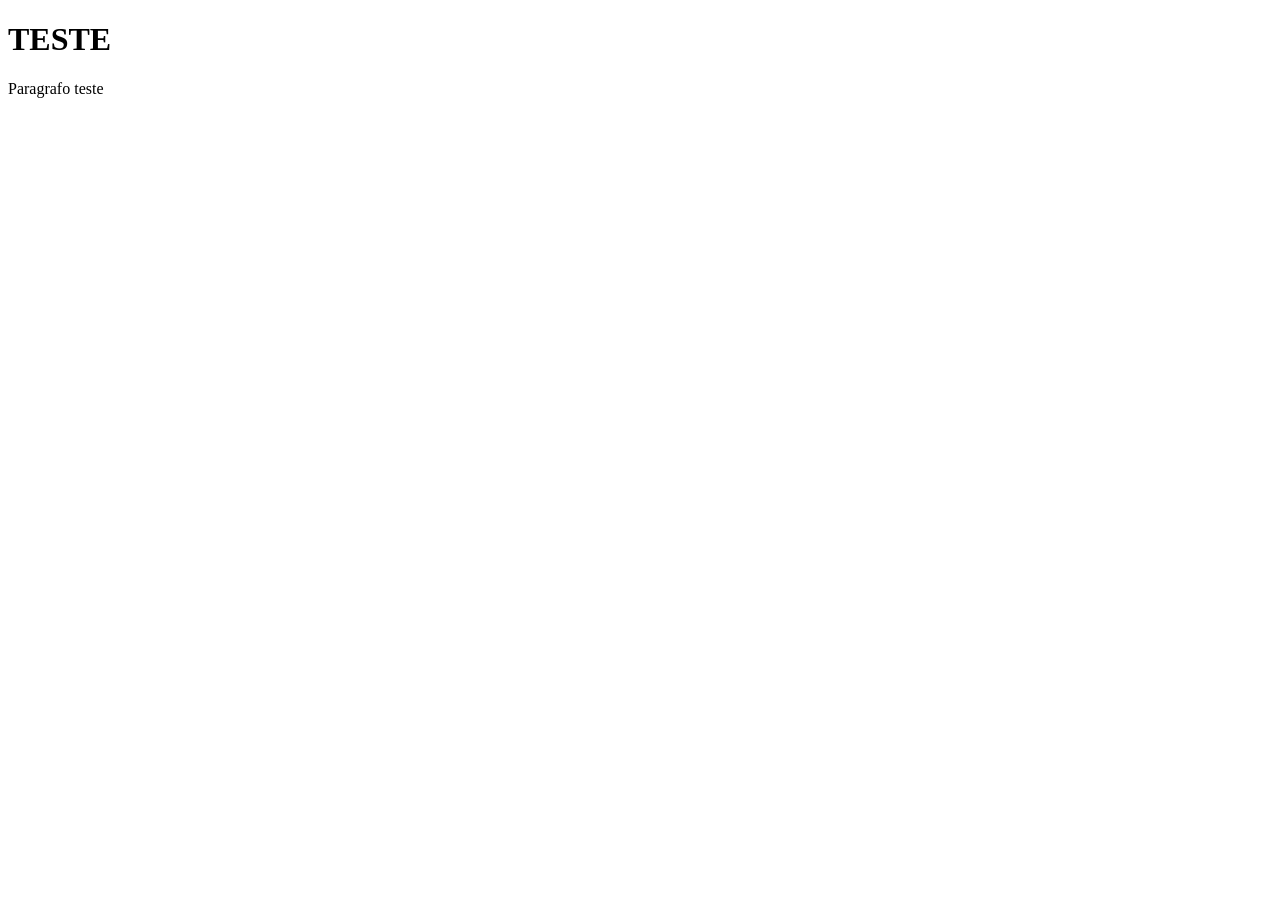
<file: HTML - CSS/primeiro-site/index.html>
<!DOCTYPE html>
<html lang="en">
<head>
    <meta charset="UTF-8">
    <meta name="viewport" content="width=device-width, initial-scale=1.0">
    <title>Primeira pagina HTML</title>
</head>
<body>
    <h1>TESTE</h1>
    <p>Paragrafo teste</p>
</body>
</html>
</file>
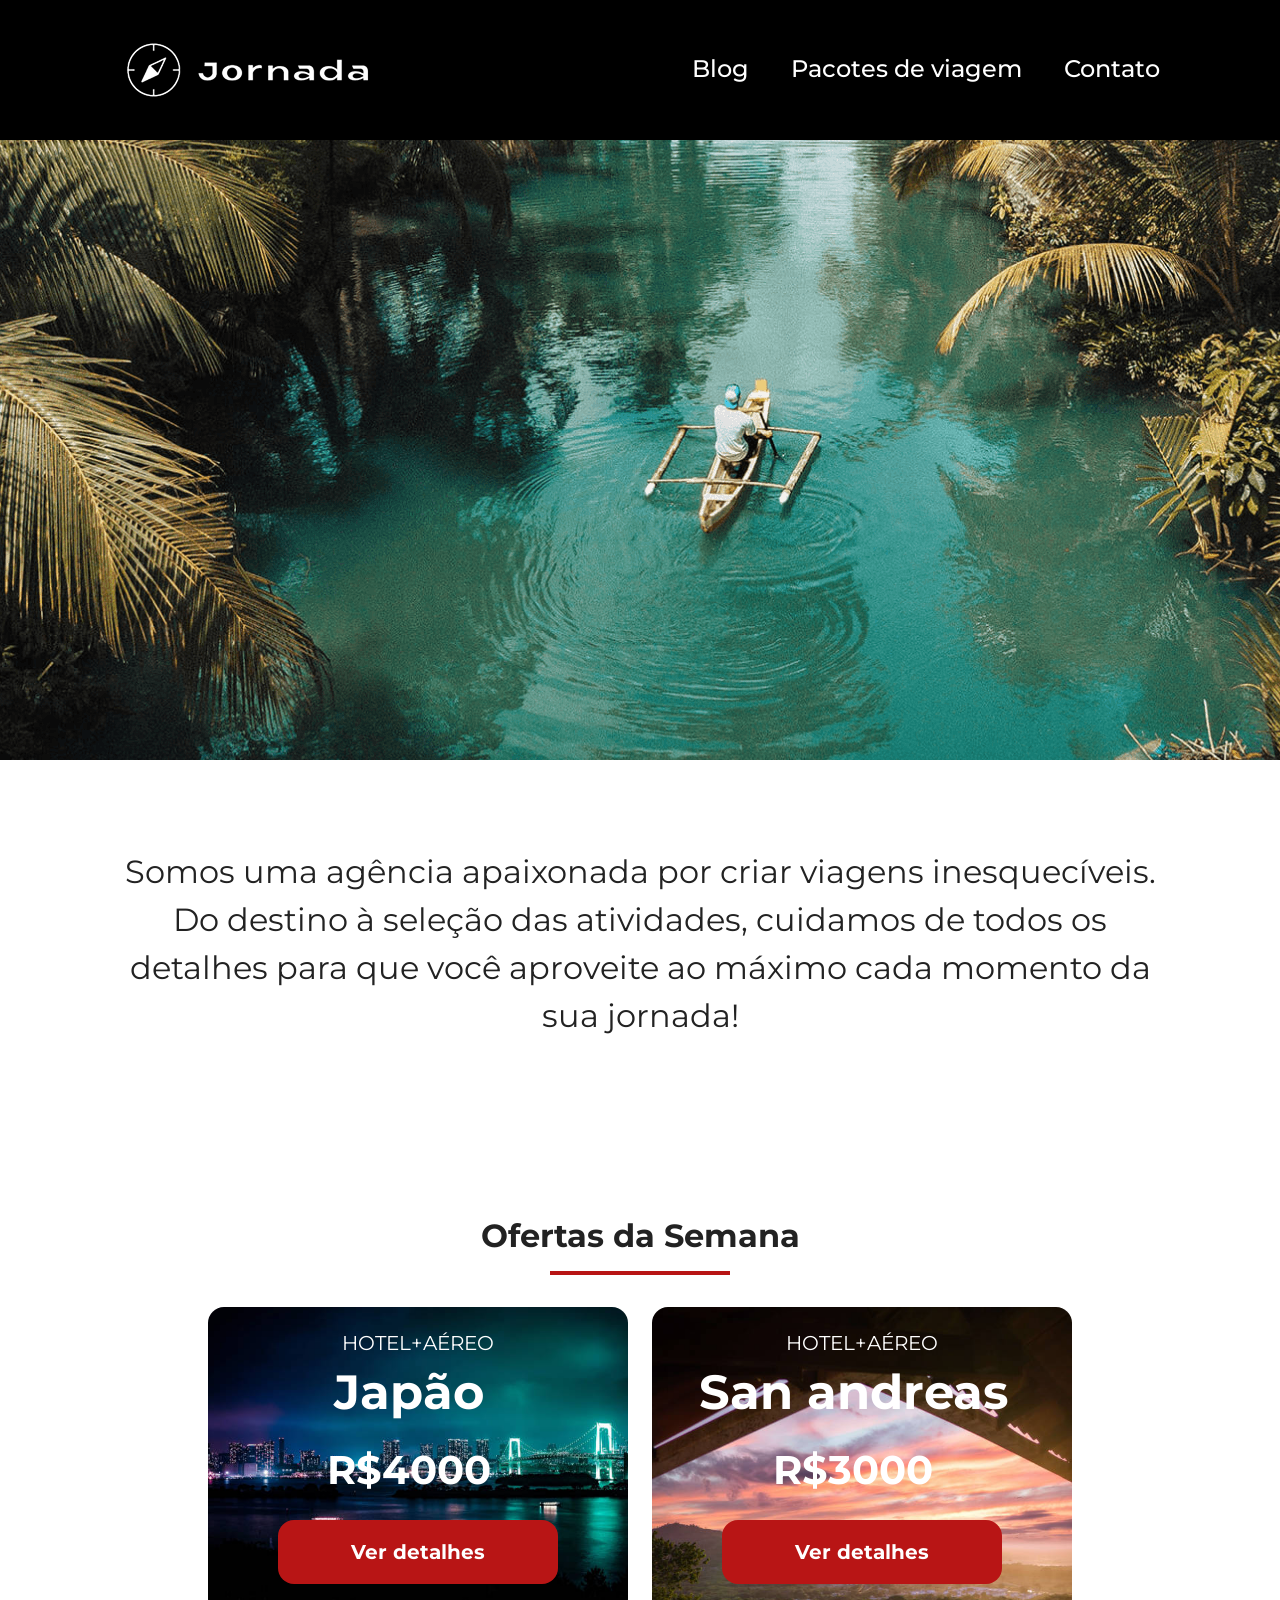
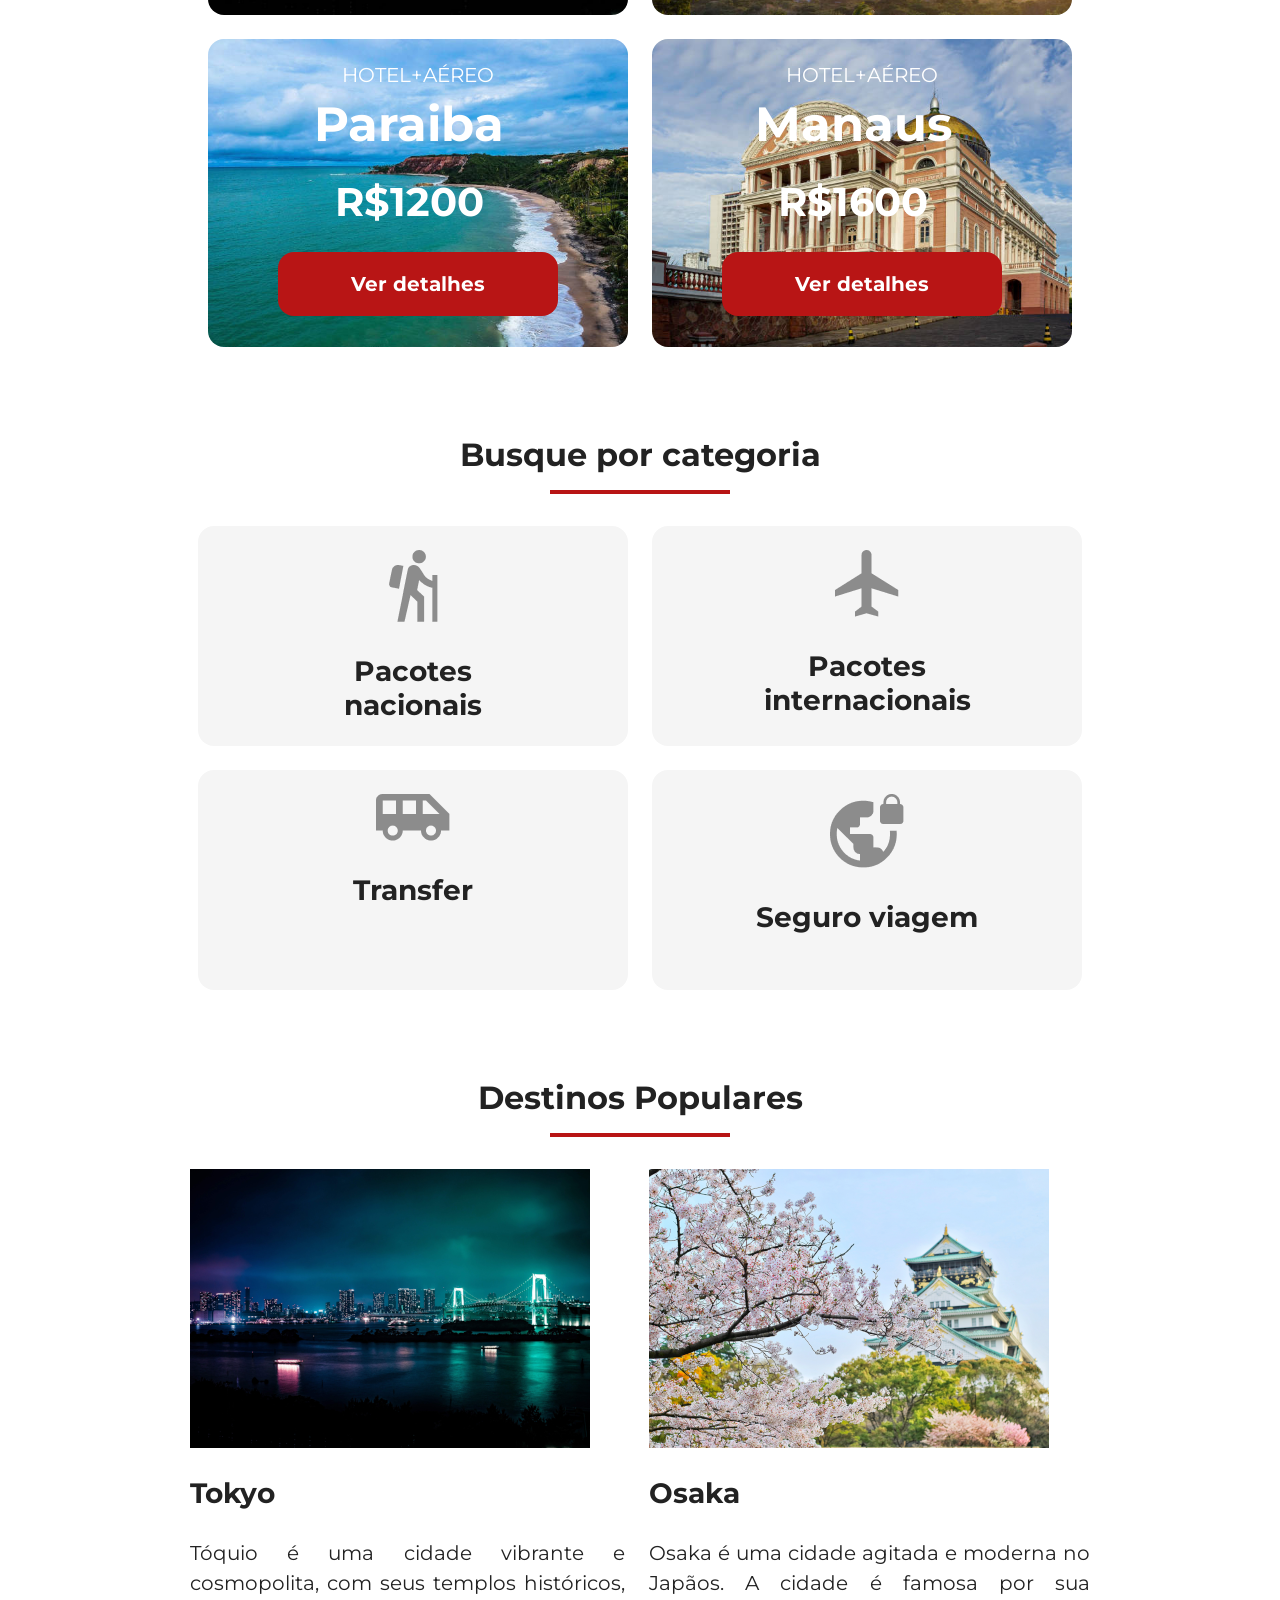
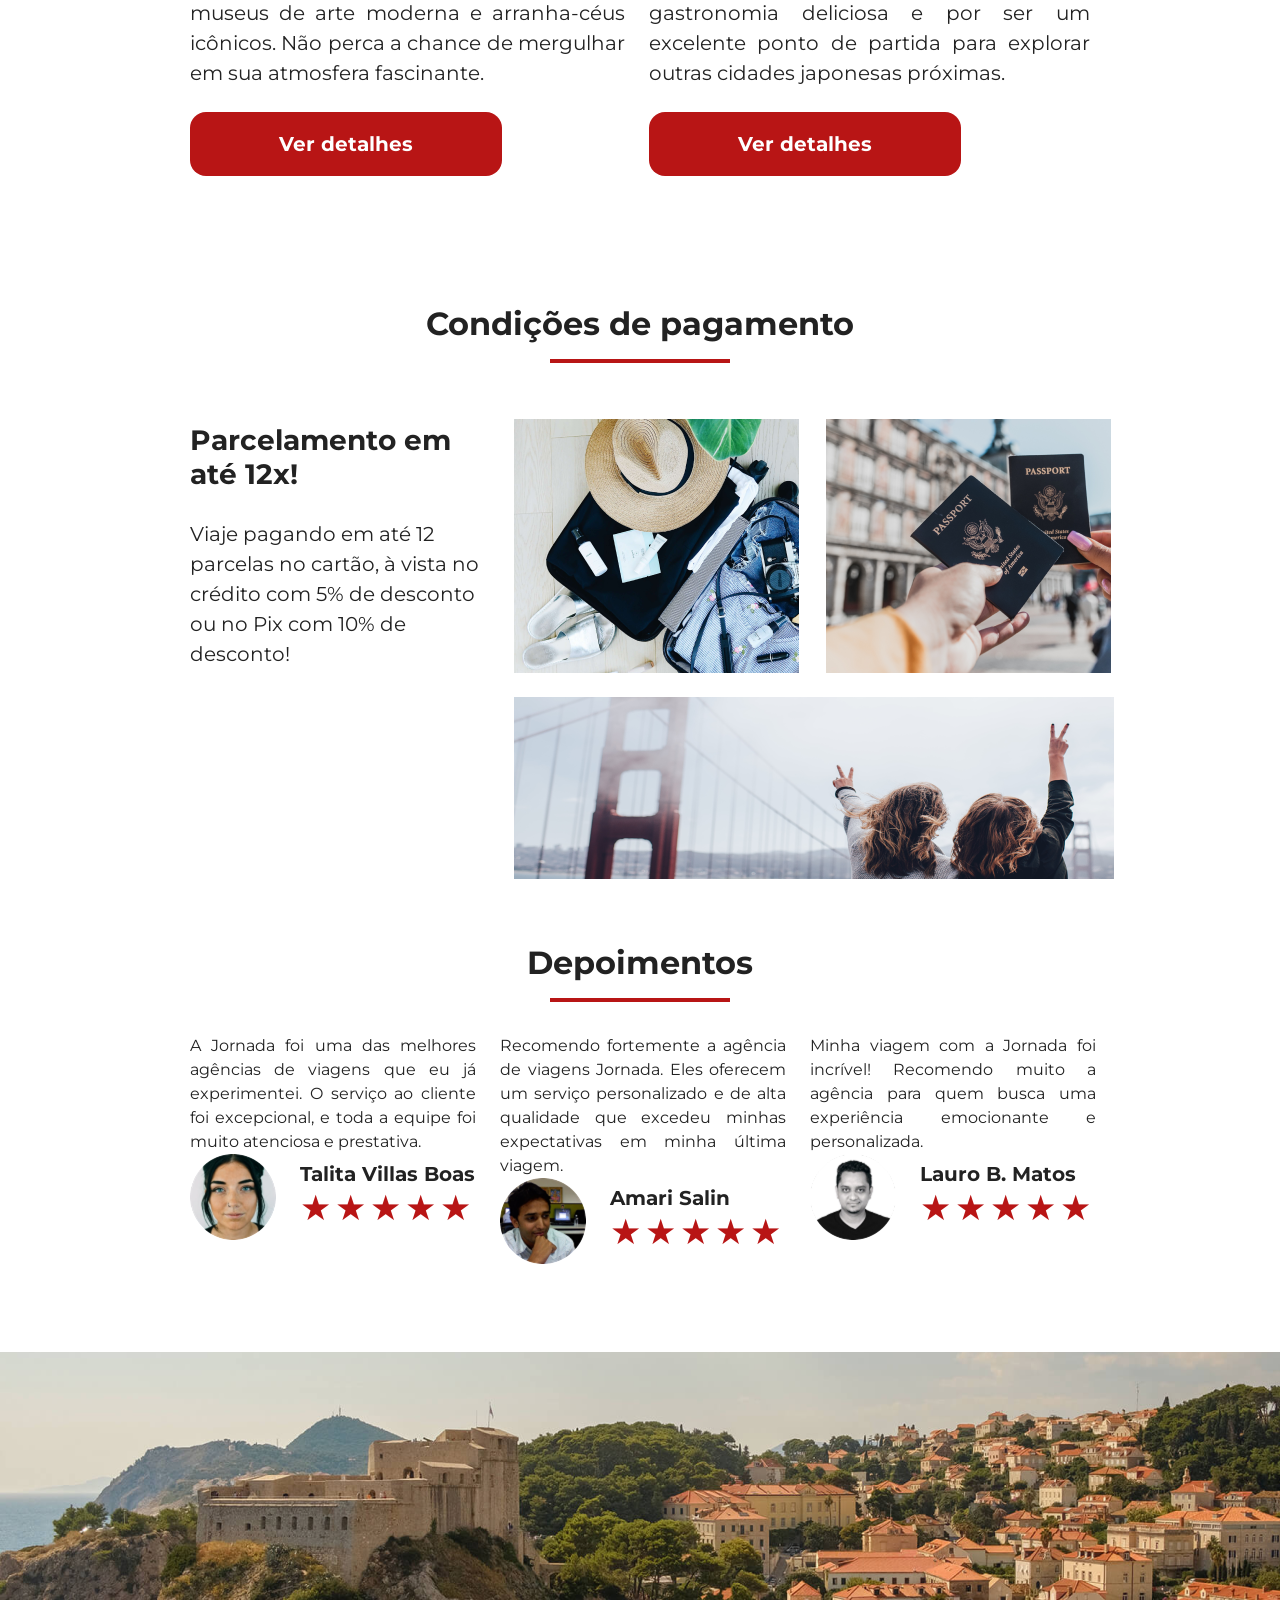
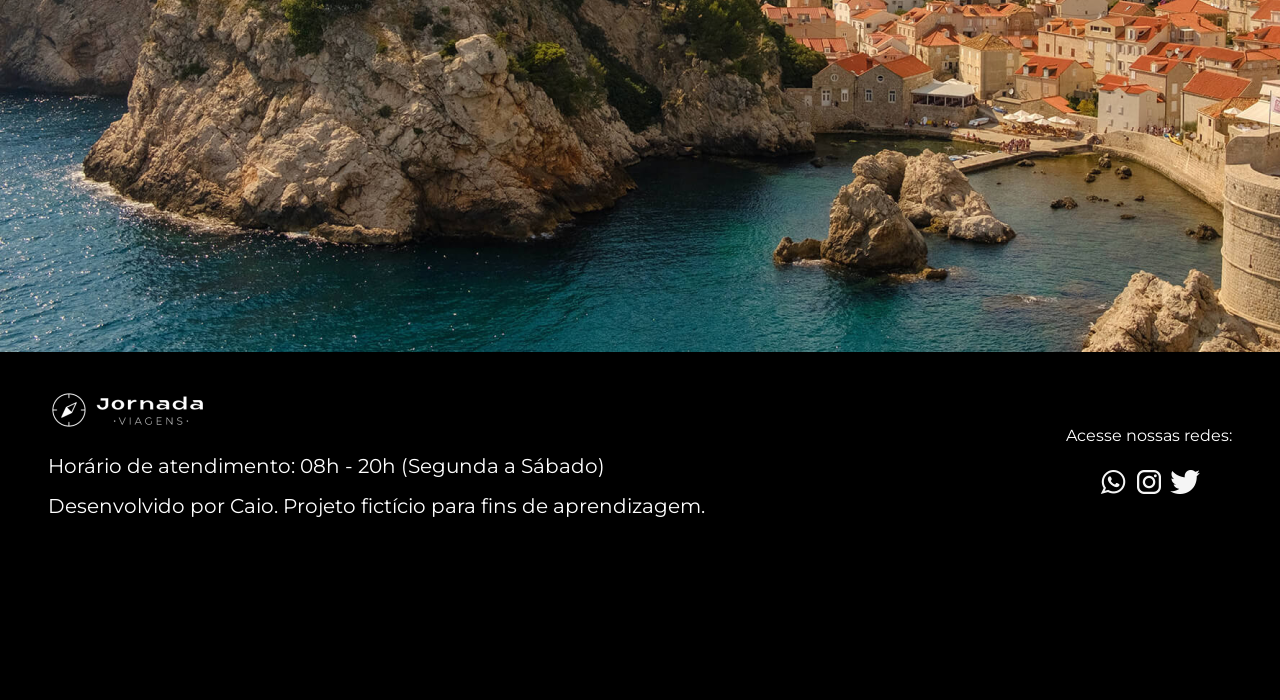
<file: HTML - CSS/jornada-viagens/templates/index.html>
<!doctype html>
<html lang="pt-br">
  <head>
    <meta charset="UTF-8" />
    <meta name="viewport" content="width=device-width, initial-scale=1.0" />
    <meta
      name="description"
      content="Jornada viagens, uma agência apaixonada por viagens"
    />
    <meta name="og:title" content="Jornada viagens" />
    <meta
      name="og:description"
      content="Jornada viagens, uma agência apaixonada por viagens"
    />
    <meta
      name="og:image"
      content="/HTML - CSS/jornada-viagens/img/Logo-footer-mobile.png"
    />
    <meta name="og:type" content="website" />
    <meta
      name="og:url"
      content="http://127.0.0.1:5500/HTML%20-%20CSS/jornada-viagens/templates/index.html"
    />
    <link rel="stylesheet" href="/HTML - CSS/jornada-viagens/css/style.css" />
    <link rel="shortcut icon" href="./favicon.png" type="image/x-icon" />
    <title>Jornada Viagens</title>
  </head>
  <body>
    <header class="main-header">
      <a class="logo" href="#" title="Pagina inicial">
        <img
          class="img-mobile"
          src="../img/bussola-jornada-branco.png"
          alt="Bussola jornada viagens"
        />
        <img
          class="img-desktop"
          src="../img/bussola-texto-jornada-branca.png"
          alt="Bussola jornada viagens"
        />
      </a>
      <div class="navigation-menu">
        <label for="menu">
          <img src="../img/menu.png" alt="Menu" />
        </label>
        <input type="checkbox" id="menu" hidden />
        <nav>
          <ul class="list-links">
            <li><a href="blog.html" target="_blank" title="Blog">Blog</a></li>
            <li>
              <a
                href="pacote-viagens.html"
                target="_blank"
                title="Pagina de pacotes"
                >Pacotes de viagem</a
              >
            </li>
            <li>
              <a href="contato.html" target="_blank" title="Contato">Contato</a>
            </li>
          </ul>
        </nav>
      </div>
    </header>
    <section class="hero">
      <div class="image-hero"></div>
      <h2>
        Somos uma agência apaixonada por criar viagens inesquecíveis. Do destino
        à seleção das atividades, cuidamos de todos os detalhes para que você
        aproveite ao máximo cada momento da sua jornada!
      </h2>
    </section>
    <section class="offers">
      <div class="section-title">
        <h2>Ofertas da Semana</h2>
        <hr />
      </div>
      <div class="offers-cards">
        <article class="card japao">
          <header><p class="text-content">HOTEL+AÉREO</p></header>
          <section>
            <h3 class="title-content">Japão <br /><span>R$4000</span></h3>
          </section>
          <footer><a href="#" class="button">Ver detalhes</a></footer>
        </article>
        <article class="card san-andreas">
          <header><p class="text-content">HOTEL+AÉREO</p></header>
          <section>
            <h3 class="title-content">San andreas <br /><span>R$3000</span></h3>
          </section>
          <footer><a href="#" class="button">Ver detalhes</a></footer>
        </article>
        <article class="card paraiba">
          <header><p class="text-content">HOTEL+AÉREO</p></header>
          <section>
            <h3 class="title-content">Paraiba <br /><span>R$1200</span></h3>
          </section>
          <footer><a href="#" class="button">Ver detalhes</a></footer>
        </article>
        <article class="card manaus">
          <header><p class="text-content">HOTEL+AÉREO</p></header>
          <section>
            <h3 class="title-content">Manaus <br /><span>R$1600</span></h3>
          </section>
          <footer><a href="#" class="button">Ver detalhes</a></footer>
        </article>
      </div>
    </section>
    <section class="categories">
      <div class="section-title">
        <h2>Busque por categoria</h2>
        <hr />
      </div>
      <div class="categories-cards">
        <a
          class="card"
          href="#"
          target="_blank"
          title="Busca por pacotes nacionais"
          ><img
            src="../img/pacotes nacionais.png"
            alt="Busca por pacotes de viagem nacionais"
          />
          <h3 class="content-title">Pacotes <br />nacionais</h3>
        </a>
        <a
          class="card"
          href="#"
          target="_blank"
          title="Busca por pacotes internacionais"
          ><img
            src="../img/pacotes interacionais.png"
            alt="Busca por pacotes de viagem interacionais"
          />
          <h3 class="content-title">Pacotes <br />internacionais</h3>
        </a>
        <a
          class="card transfer"
          href="#"
          target="_blank"
          title="Busca por transfer"
          ><img src="../img/transfer.png" alt="Busca por pacotes de transfer" />
          <h3 class="content-title">Transfer</h3>
        </a>
        <a
          class="card"
          href="#"
          target="_blank"
          title="Busca por pacotes pacotes de seguro viagem"
          ><img
            src="../img/seguro viagem.png"
            alt="Busca por pacotes de seguro viagem"
          />
          <h3 class="content-title">Seguro viagem</h3>
        </a>
      </div>
    </section>
    <section class="destinations">
      <div class="section-title">
        <h2>Destinos Populares</h2>
        <hr />
      </div>
      <div class="destination-items">
        <article class="item">
          <header>
            <div class="img-item tokyo"></div>
            <h3 class="content-title">Tokyo</h3>
          </header>
          <p class="content-text">
            Tóquio é uma cidade vibrante e cosmopolita, com seus templos
            históricos, museus de arte moderna e arranha-céus icônicos. Não
            perca a chance de mergulhar em sua atmosfera fascinante.
          </p>
          <footer>
            <a
              href="#"
              class="button"
              target="_blank"
              title="Veja mais detalhes Tokyo"
              >Ver detalhes</a
            >
          </footer>
        </article>
        <article class="item">
          <header>
            <div class="img-item osaka"></div>
            <h3 class="content-title">Osaka</h3>
          </header>
          <p class="content-text">
            Osaka é uma cidade agitada e moderna no Japãos. A cidade é famosa
            por sua gastronomia deliciosa e por ser um excelente ponto de
            partida para explorar outras cidades japonesas próximas.
          </p>
          <footer>
            <a
              href="#"
              class="button"
              target="_blank"
              title="Veja mais detalhes Osaka"
              >Ver detalhes</a
            >
          </footer>
        </article>
      </div>
    </section>
    <section class="payments">
      <div class="section-title">
        <h2>Condições de pagamento</h2>
        <hr />
      </div>
      <div class="content-container">
        <div class="text-content">
          <h3 class="content-title">Parcelamento em até 12x!</h3>
          <p class="content-text">
            Viaje pagando em até 12 parcelas no cartão, à vista no crédito com
            5% de desconto ou no Pix com 10% de desconto!
          </p>
        </div>
        <div class="img-content">
          <div class="image bags"></div>
          <div class="image passport"></div>
          <div class="image people large"></div>
        </div>
      </div>
    </section>
    <section class="testimonials">
      <div class="section-title">
        <h2>Depoimentos</h2>
        <hr />
      </div>
      <div class="testimonial-item">
        <article>
          <header>
            <p class="content-text">
              A Jornada foi uma das melhores agências de viagens que eu já
              experimentei. O serviço ao cliente foi excepcional, e toda a
              equipe foi muito atenciosa e prestativa.
            </p>
          </header>
          <footer>
            <img
              src="../img/talita-avatar.png"
              alt="Imagem de perfil do cliente talita"
            />
            <div class="profile-content">
              <h3 class="content-title">Talita Villas Boas</h3>
              <div class="stars-content">
                <span class="star">★</span>
                <span class="star">★</span>
                <span class="star">★</span>
                <span class="star">★</span>
                <span class="star">★</span>
              </div>
            </div>
          </footer>
        </article>
        <article>
          <header>
            <p class="content-text">
              Recomendo fortemente a agência de viagens Jornada. Eles oferecem
              um serviço personalizado e de alta qualidade que excedeu minhas
              expectativas em minha última viagem.
            </p>
          </header>
          <footer>
            <img
              src="../img/amari-avatar.png"
              alt="Imagem de perfil do cliente amari"
            />
            <div class="profile-content">
              <h3 class="content-title">Amari Salin</h3>
              <div class="stars-content">
                <span class="star">★</span>
                <span class="star">★</span>
                <span class="star">★</span>
                <span class="star">★</span>
                <span class="star">★</span>
              </div>
            </div>
          </footer>
        </article>
        <article>
          <header>
            <p class="content-text">
              Minha viagem com a Jornada foi incrível! Recomendo muito a agência
              para quem busca uma experiência emocionante e personalizada.
            </p>
          </header>
          <footer>
            <img
              src="../img/lauro-avatar.png"
              alt="Imagem de perfil do cliente lauro"
            />
            <div class="profile-content">
              <h3 class="content-title">Lauro B. Matos</h3>
              <div class="stars-content">
                <span class="star">★</span>
                <span class="star">★</span>
                <span class="star">★</span>
                <span class="star">★</span>
                <span class="star">★</span>
              </div>
            </div>
          </footer>
        </article>
      </div>
    </section>
    <section class="bottom-hero">
      <div class="image-hero"></div>
    </section>
    <footer class="main-footer">
      <div class="footer-content">
        <img
          src="../img/Logo-footer-mobile.png"
          alt="Logo no final da pagina"
        />
        <p>Horário de atendimento: 08h - 20h (Segunda a Sábado)</p>
        <p>
          Desenvolvido por Caio. Projeto fictício para fins de aprendizagem.
        </p>
      </div>
      <div class="footer-social">
        <p>Acesse nossas redes:</p>
        <a href="#" target="_blank" title="Whatsaap"
          ><img src="../img/icone-whatsapp-mobile.png" alt="Icone do whatsapp"
        /></a>
        <a href="#" target="_blank" title="Instagram"
          ><img
            src="../img/icone-instragam-mobile.png"
            alt="Icone do instagram"
        /></a>
        <a href="#" target="_blank" title="Twitter"
          ><img src="../img/icone-twiter-mobile.png" alt="Icone do twitter"
        /></a>
      </div>
    </footer>
  </body>
</html>
</file>
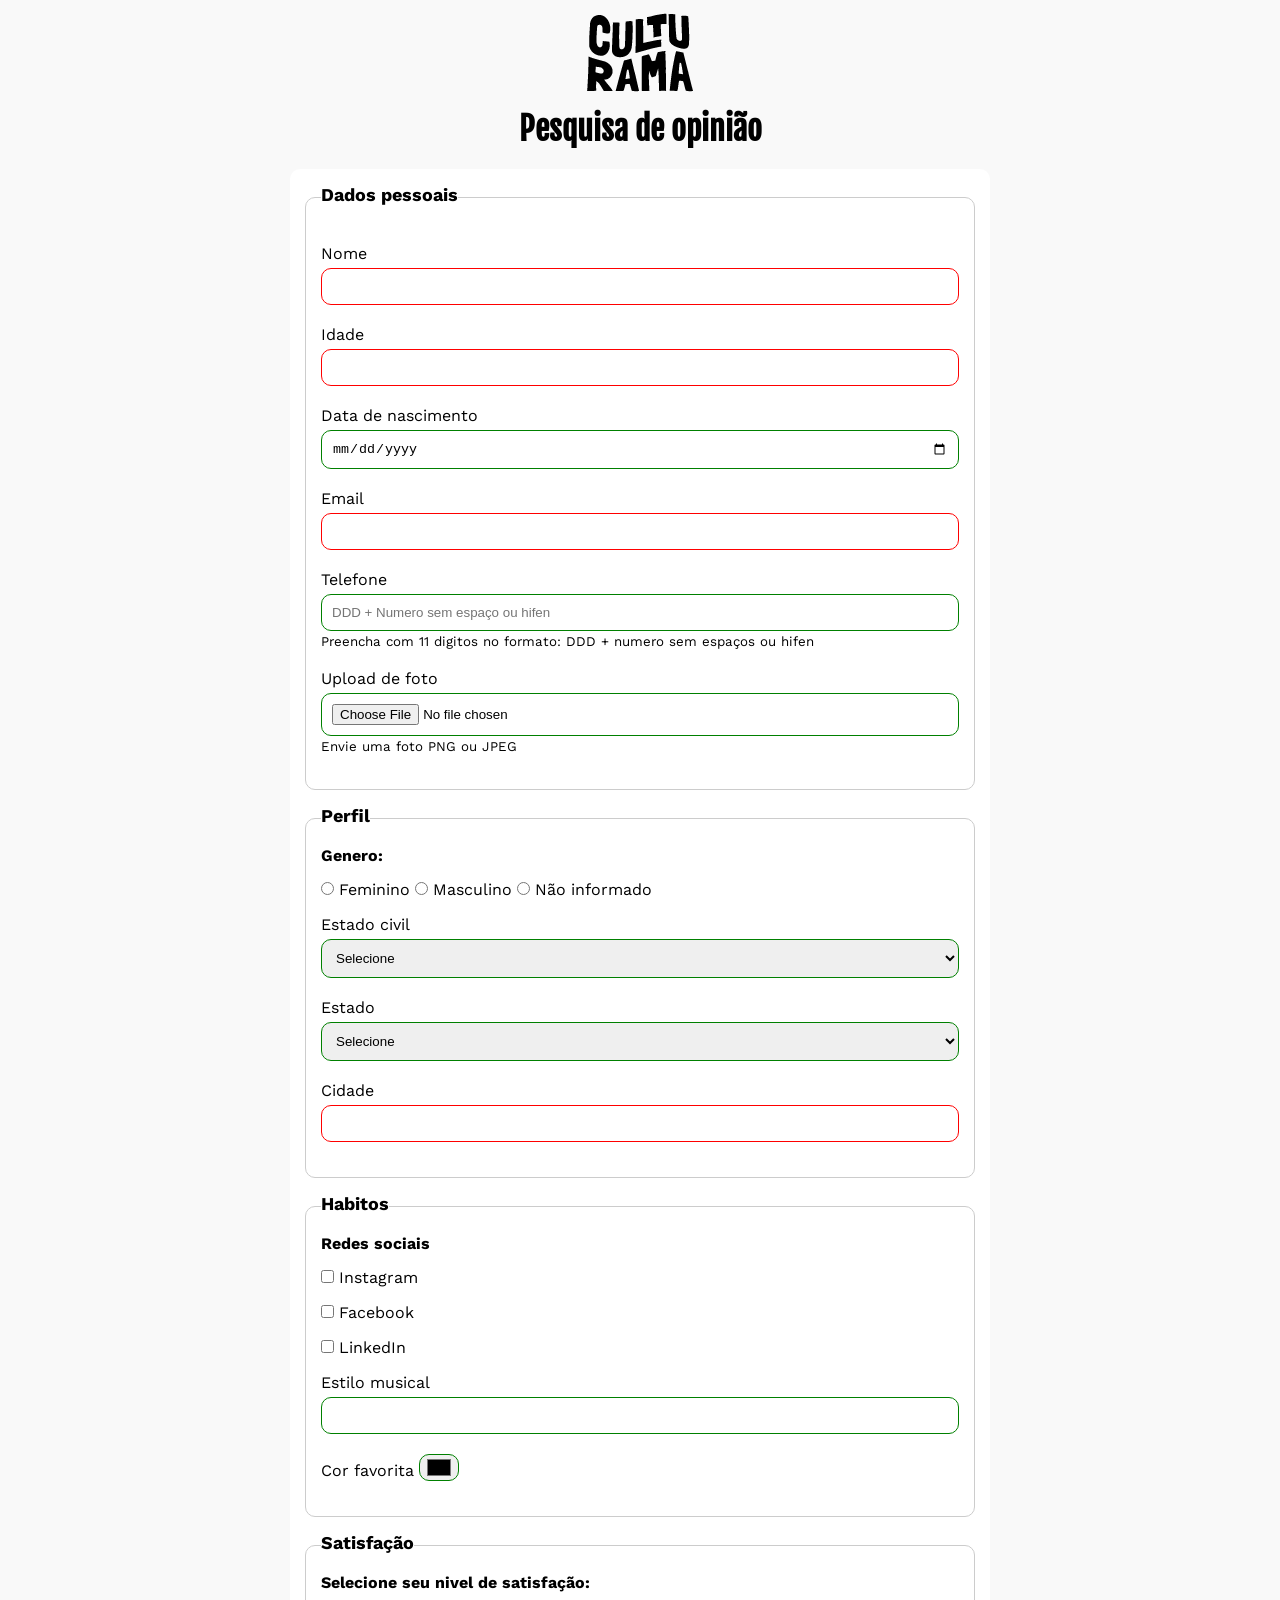
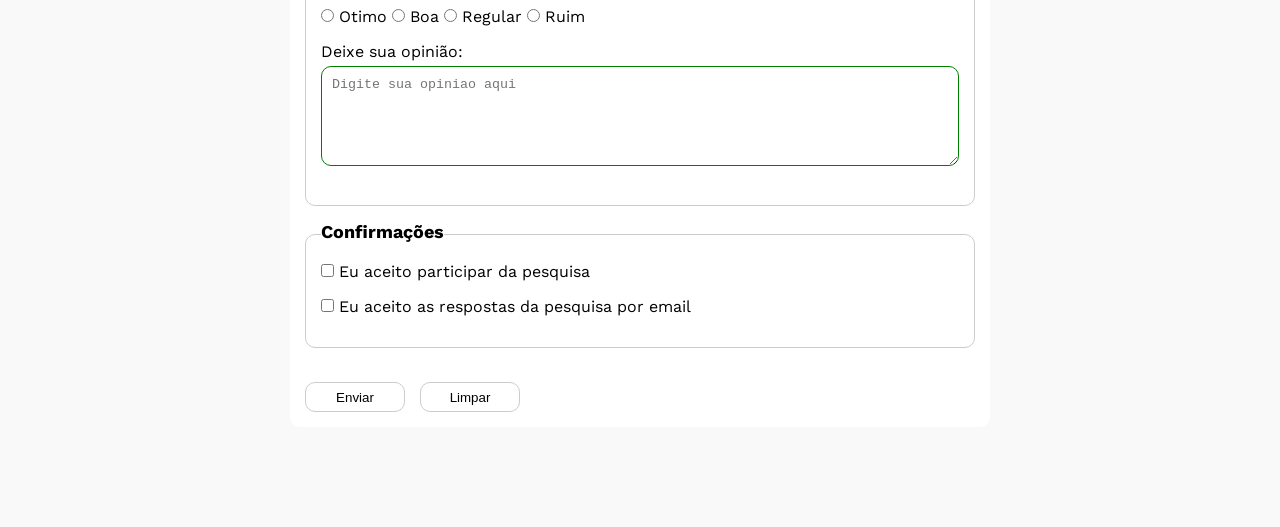
<file: HTML - CSS/pesquisa-culturama/templates/index.html>
<!doctype html>
<html lang="pt-br">
  <head>
    <meta charset="UTF-8" />
    <meta name="viewport" content="width=device-width, initial-scale=1.0" />
    <link
      rel="stylesheet"
      href="/HTML - CSS/pesquisa-culturama/css/style.css"
    />
    <link rel="icon" href="culturama-favico.png" />

    <link rel="preconnect" href="https://fonts.googleapis.com" />
    <link rel="preconnect" href="https://fonts.gstatic.com" crossorigin />
    <link
      href="https://fonts.googleapis.com/css2?family=Fjalla+One&family=Work+Sans&display=swap"
      rel="stylesheet"
    />

    <title>Pesquisa Culturama</title>
  </head>
  <body>
    <main>
      <header>
        <img
          src="/HTML - CSS/pesquisa-culturama/img/logo-culturama.png"
          alt="Logo da culturama"
        />
        <h1>Pesquisa de opinião</h1>
      </header>
      <section>
        <form action="sucesso.html" method="get">
          <fieldset>
            <legend>Dados pessoais</legend>
            <br />
            <label for="name">Nome</label>
            <input id="name" type="text" name="userName" required />
            <br />
            <label for="age">Idade</label>
            <input
              id="age"
              type="number"
              name="userAge"
              required
              min="12"
              max="100"
            />
            <br />
            <label for="birthDate">Data de nascimento</label>
            <input id="birthDate" type="date" name="userBirthDate" />
            <br />
            <label for="userEmail">Email</label>
            <input id="userEmail" type="email" name="nameUserEmail" required />
            <br />
            <label for="userPhoneNumber">Telefone</label>
            <input
              id="userPhoneNumber"
              type="tel"
              name="nameUserPhoneNumber"
              pattern="[0-9]{11}"
              placeholder="DDD + Numero sem espaço ou hifen"
              aria-describedby="phoneHelp"
            />
            <small id="phoneHelp"
              >Preencha com 11 digitos no formato: DDD + numero sem espaços ou
              hifen</small
            >
            <br />
            <label for="userImage">Upload de foto</label>
            <input
              id="userImage"
              type="file"
              accept="image/*"
              name="nameUserImage"
              aria-describedby="imageHelp"
            />
            <small id="imageHelp">Envie uma foto PNG ou JPEG</small>
            <br />
          </fieldset>

          <fieldset>
            <legend>Perfil</legend>

            <p>Genero:</p>

            <input id="fem" type="radio" name="userGener" value="feminino" />
            <label for="fem">Feminino</label>

            <input id="mal" type="radio" name="userGener" value="masculino" />
            <label for="mal">Masculino</label>

            <input
              id="noDef"
              type="radio"
              name="userGener"
              value="nao-informado"
            />
            <label for="noDef">Não informado</label>

            <br />
            <label for="estadoCivil">Estado civil</label>
            <select name="maritalStatus" id="estadoCivil">
              <option value="nao-informado">Selecione</option>
              <option value="casado">Casado</option>
              <option value="namorando">Namorando</option>
              <option value="solteiro">Solteiro</option>
            </select>
            <br />
            <label for="estado">Estado</label>
            <select name="userState" id="estado" required>
              <option value="nao-informado">Selecione</option>
              <option value="espirito-santo">Espirito Santo</option>
              <option value="minas-gerais">Minas Gerais</option>
              <option value="rio-de-janeiro">Rio de Janeiro</option>
              <option value="sao-paulo">São Paulo</option>
            </select>
            <br />
            <label for="userCity">Cidade</label>
            <input id="userCity" type="text" name="nameUserCity" required />
          </fieldset>

          <fieldset>
            <legend>Habitos</legend>
            <p>Redes sociais</p>
            <input
              type="checkbox"
              id="instagram"
              name="redeSocial"
              value="redeInstagram"
            />
            <label for="instagram">Instagram</label>
            <br />
            <input
              type="checkbox"
              id="facebook"
              name="redeSocial"
              value="redeFacebook"
            />
            <label for="facebook">Facebook</label>
            <br />
            <input
              type="checkbox"
              id="linkedin"
              name="redeSocial"
              value="redeLinkedin"
            />
            <label for="linkedin">LinkedIn</label>
            <br />
            <label for="musicStyle">Estilo musical</label>
            <input
              list="styleTypes"
              id="musicStyle"
              type="text"
              name="userMusicStyle"
            />
            <datalist id="styleTypes">
              <option value="rock"></option>
              <option value="mpb"></option>
              <option value="axe"></option>
            </datalist>
            <br />
            <label for="color">Cor favorita</label>
            <input id="color" type="color" name="userColor" />
          </fieldset>
          <fieldset>
            <legend>Satisfação</legend>

            <p>Selecione seu nivel de satisfação:</p>

            <input
              id="otimoSatisfacao"
              type="radio"
              name="userSatisfacao"
              value="otimo"
            />
            <label for="otimoSatisfacao">Otimo</label>

            <input
              id="boaSatisfacao"
              type="radio"
              name="userSatisfacao"
              value="boa"
            />
            <label for="boaSatisfacao">Boa</label>

            <input
              id="regularSatisfacao"
              type="radio"
              name="userSatisfacao"
              value="regular"
            />
            <label for="regularSatisfacao">Regular</label>

            <input
              id="ruimSatisfacao"
              type="radio"
              name="userSatisfacao"
              value="ruim"
            />
            <label for="ruimSatisfacao">Ruim</label>

            <br />

            <label for="opiniao">Deixe sua opinião:</label>
            <textarea
              name="userOpiniao"
              id="opiniao"
              placeholder="Digite sua opiniao aqui"
            ></textarea>
          </fieldset>
          <fieldset>
            <legend>Confirmações</legend>
            <input
              type="checkbox"
              name="userLgpd"
              id="userLgpdTerm"
              value="accepted"
              required
            />
            <label for="userLgpdTerm">Eu aceito participar da pesquisa</label>
            <br />
            <input
              type="checkbox"
              name="userGetResult"
              id="userResult"
              value="accepted"
            />
            <label for="userResult"
              >Eu aceito as respostas da pesquisa por email</label
            >
          </fieldset>
          <br />
          <button type="submit" aria-label="Enviar dados do formulario">
            Enviar
          </button>
          <button type="reset" aria-label="Limpar dados do formulario">
            Limpar
          </button>
        </form>
      </section>
    </main>
  </body>
</html>
</file>
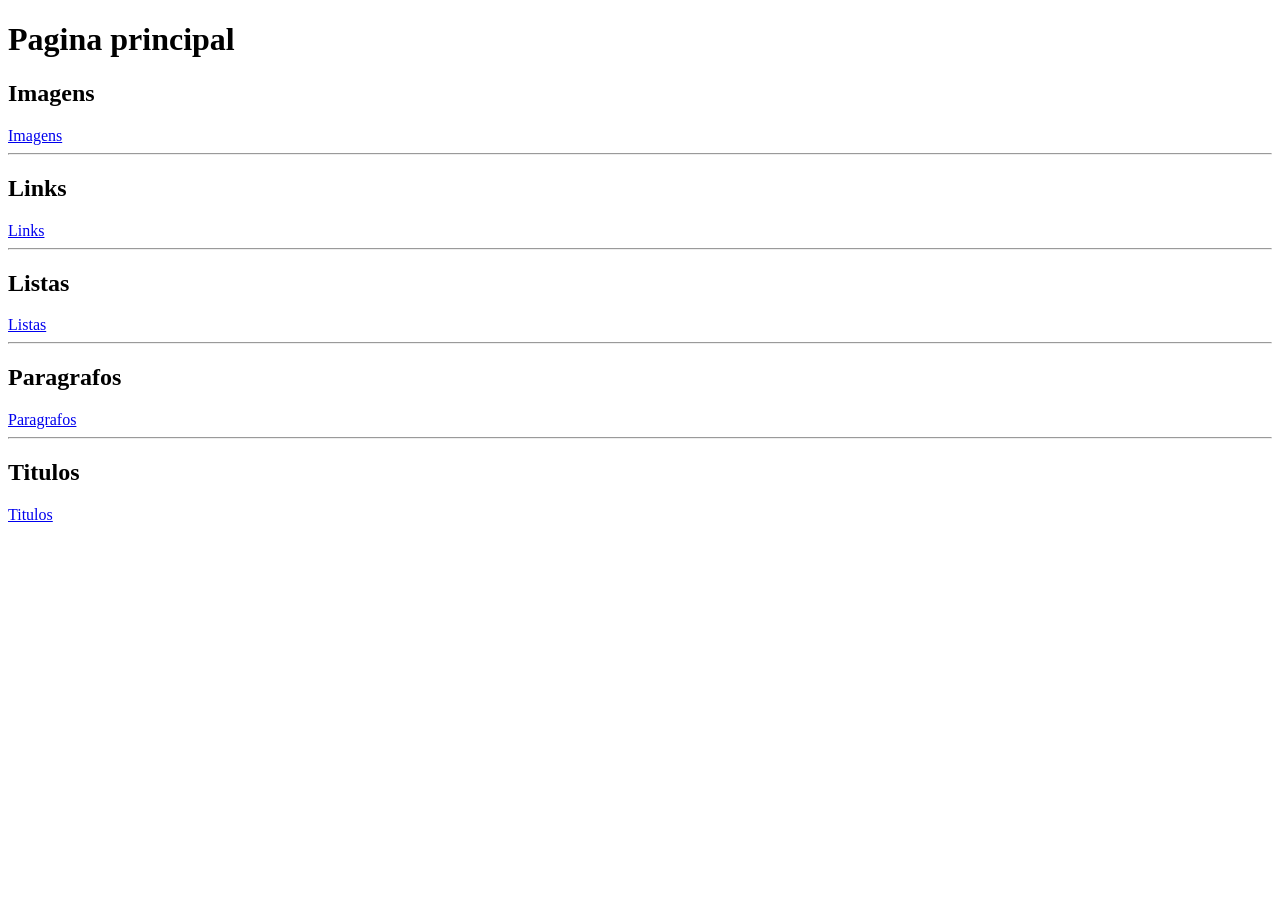
<file: HTML - CSS/tags-html/templates/index.html>
<!DOCTYPE html>
<html lang="pt-br">
<head>
    <meta charset="UTF-8">
    <meta name="viewport" content="width=device-width, initial-scale=1.0">
    <title>Tags HTML</title>
</head>
<body>
    <h1>Pagina principal</h1>

    <h2>Imagens</h2>
    <a href="imagens.html" target="" rel="Interno">Imagens</a>
    <hr>
    <h2>Links</h2>
    <a href="links.html" target="" rel="Interno">Links</a>
    <hr>
    <h2>Listas</h2>
    <a href="listas.html" target="" rel="Interno">Listas</a>
    <hr>
    <h2>Paragrafos</h2>
    <a href="paragrafos.html" target="" rel="Interno">Paragrafos</a>
    <hr>
    <h2>Titulos</h2>
    <a href="titulo.html" target="" rel="Interno">Titulos</a>
</body>
</html>
</file>
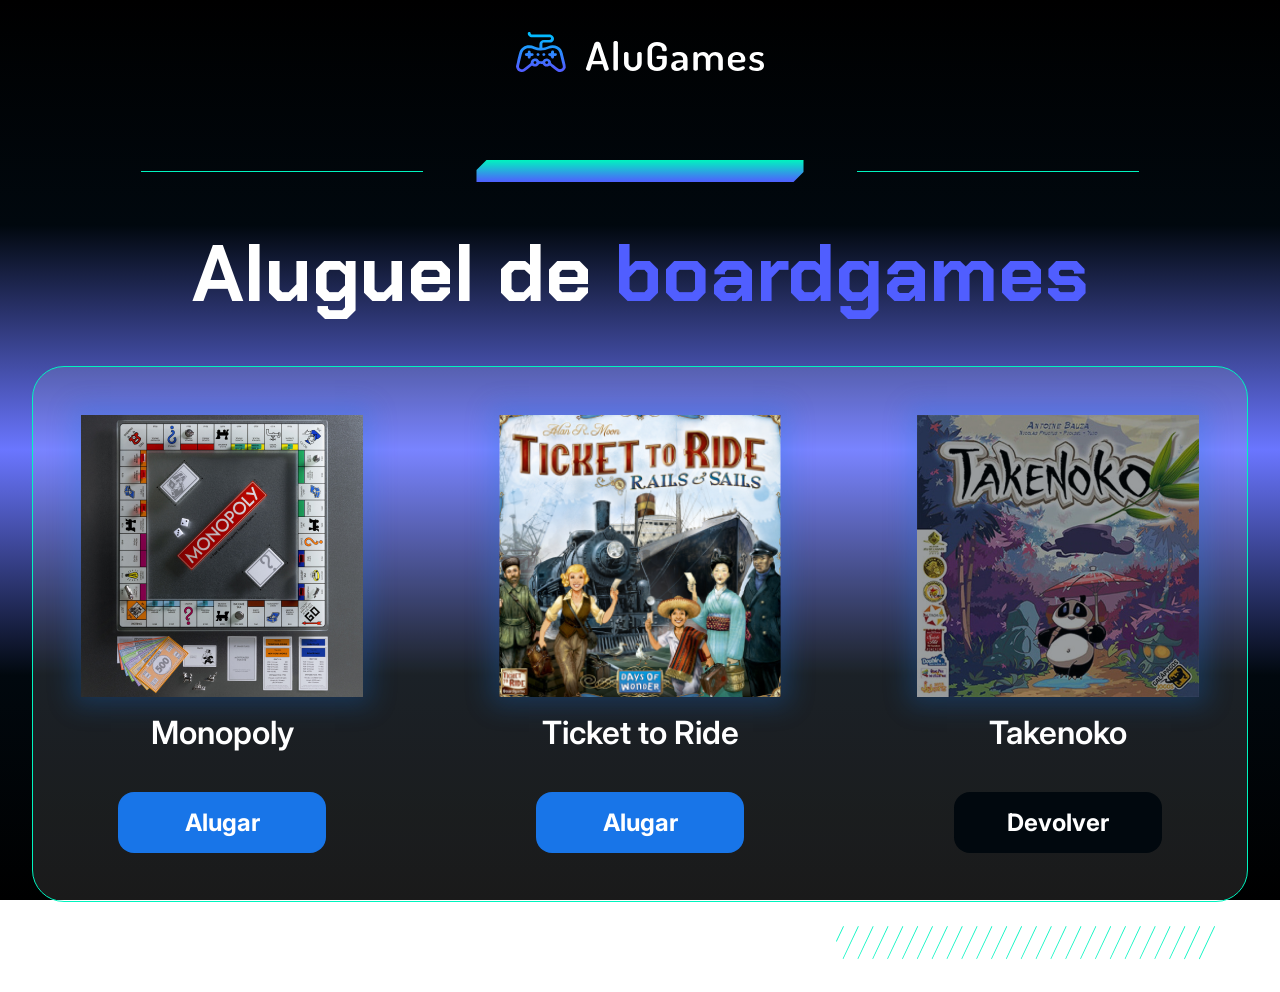
<file: Logica JS/Projeto 3/alugames/index.html>
<!DOCTYPE html>
<html lang="en">

<head>
    <meta charset="UTF-8">
    <meta name="viewport" content="width=device-width, initial-scale=1.0">
    <title>AluGames</title>
    <link rel="stylesheet" href="css/main.css">
</head>

<body class="body">
    <main class="container main">
        <img src="img/logo.svg" alt="Logo AluGames">
        <section class="divisor">
            <div class="divisor__line"></div>
            <img src="img/fade_bar.svg" alt="Visual bar" class="divisor__bar">
            <div class="divisor__line"></div>
        </section>
        <h1 class="page-title">Aluguel de <span class="page-title__emphasis">boardgames</span></h1>
        <section class="dashboard">
            <ul class="dashboard__items">
                <li class="dashboard__items__item" id="game-1">
                    <div class="dashboard__item__img">
                        <img src="img/monopoly.png" alt="Capa jogo Monopoly">
                    </div>
                    <p class="dashboard__item__name">Monopoly</p>
                    <a onclick="alterarStatus(1)" href="#" class="dashboard__item__button">Alugar</a>
                </li>
                <li class="dashboard__items__item" id="game-2">
                    <div class="dashboard__item__img">
                        <img src="img/ticket_to_ride.png" alt="Capa jogo Ticket to Ride">
                    </div>
                    <p class="dashboard__item__name">Ticket to Ride</p>
                    <a onclick="alterarStatus(2)" href="#" class="dashboard__item__button">Alugar</a>
                </li>
                <li class="dashboard__items__item" id="game-3">
                    <div class="dashboard__item__img dashboard__item__img--rented">
                        <img src="img/takenoko.png" alt="Capa jogo Takenoko">
                    </div>
                    <p class="dashboard__item__name">Takenoko</p>
                    <a onclick="alterarStatus(3)" href="#" class="dashboard__item__button dashboard__item__button--return">Devolver</a>
                </li>
            </ul>
        </section>
        <img src="img/hachuras.svg" alt="Visual hachuras" class="hachuras">
    </main>

    <script src="js/app.js"></script>
</body>

</html>
</file>
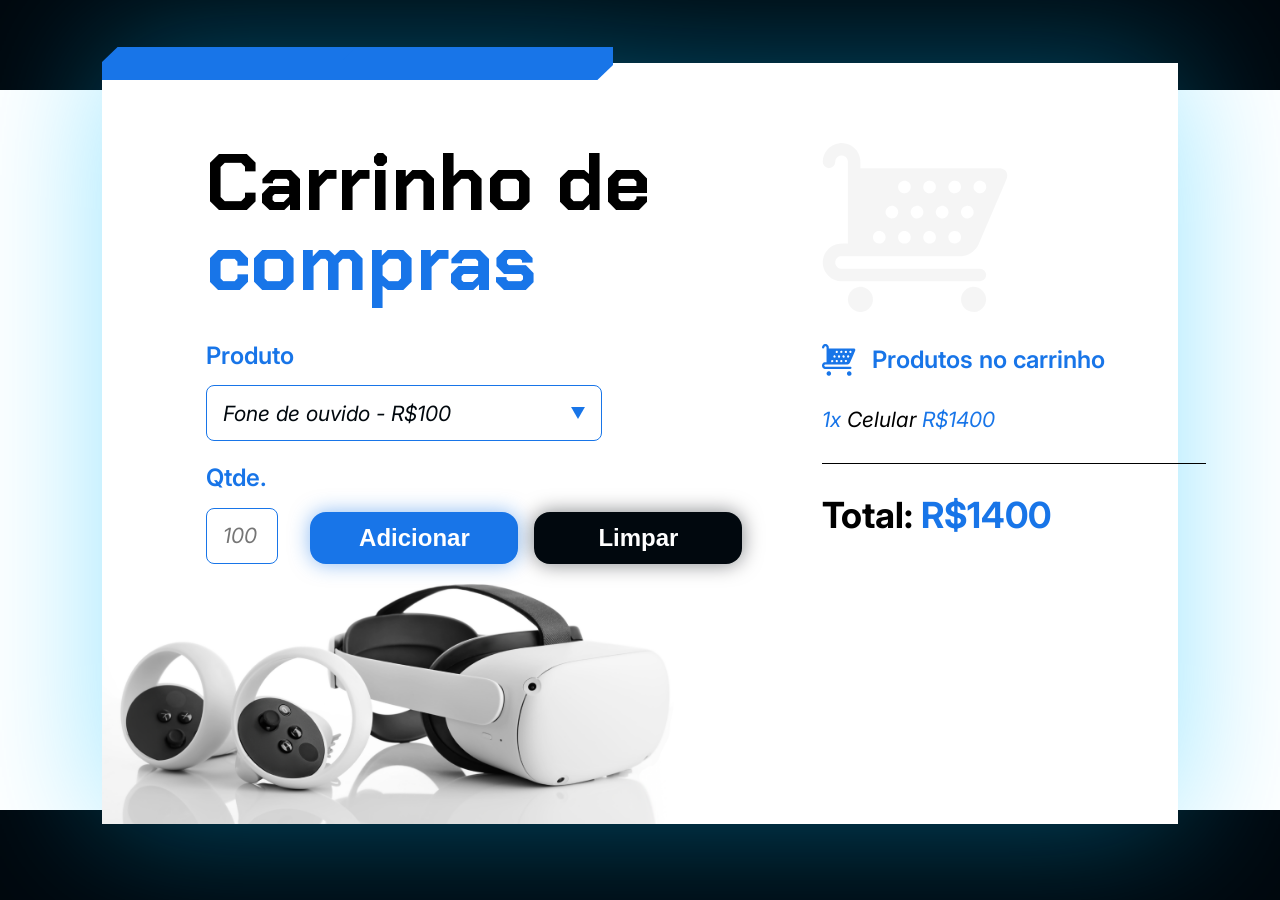
<file: Logica JS/Projeto 3/carrinho-compras/index.html>
<!DOCTYPE html>
<html lang="en">

<head>
  <meta charset="UTF-8">
  <meta name="viewport" content="width=device-width, initial-scale=1.0">

  <link rel="preconnect" href="https://fonts.googleapis.com">
  <link rel="preconnect" href="https://fonts.gstatic.com" crossorigin>
  <link href="https://fonts.googleapis.com/css2?family=Chakra+Petch:wght@700&family=Inter:wght@400;600;700&display=swap"
    rel="stylesheet">
  <link rel="stylesheet" href="style.css">

  <title>Carrinho de compras</title>
</head>

<body>
  <main class="conteudo-principal">
    <div class="grafismo-azul"></div>
    <section class="adicionar-produto">
      <h1 class="titulo">
        Carrinho de <span class="texto-azul">compras</span>
      </h1>

      <form class="formulario">
        <label class="campo-grupo">
          <span class="texto-medio-azul">Produto</span>
          <select class="produto-input" name="produto" id="produto">
            <option value="Fone de ouvido - R$100">Fone de ouvido - R$100</option>
            <option value="Celular - R$1400">Celular - R$1400</option>
            <option value="Oculus VR - R$5000">Oculus VR - R$5000</option>
          </select>
          </div>
        </label>

        <section class="parte-inferior">
          <label class="campo-grupo">
            <span class="texto-medio-azul">Qtde.</span>
            <input class="quantidade-input" id="quantidade" type="number" placeholder="100">
          </label>

          <section class="botoes-wrapper">
            <button onclick="adicionar()" type="button" class="botao-form botao-adicionar">Adicionar</button>
            <button onclick="limpar()" type="button" class="botao-form botao-limpar">Limpar</button>
          </section>
        </section>
      </form>
    </section>
    <section class="carrinho">
      <img src="./assets/carrinho-cinza.svg" alt="Imagem de um carrinho de compras cinza">

      <div class="titulo-wrapper">
        <img src="./assets/icone-carrinho.svg" alt="ícone de carrinho">

        <h2 class="carrinho__titulo">Produtos no carrinho</h2>
      </div>

      <section class="carrinho__produtos" id="lista-produtos">
        <section class="carrinho__produtos__produto">
          <span class="texto-azul">1x</span> Celular <span class="texto-azul">R$1400</span>
        </section>
      </section>

      <div class="divisoria"></div>

      <p class="carrinho__total">
        Total: <span class="texto-azul" id="valor-total">R$1400</span>
      </p>
    </section>
  </main>

  <script src="js/app.js"></script>
</body>

</html>
</file>
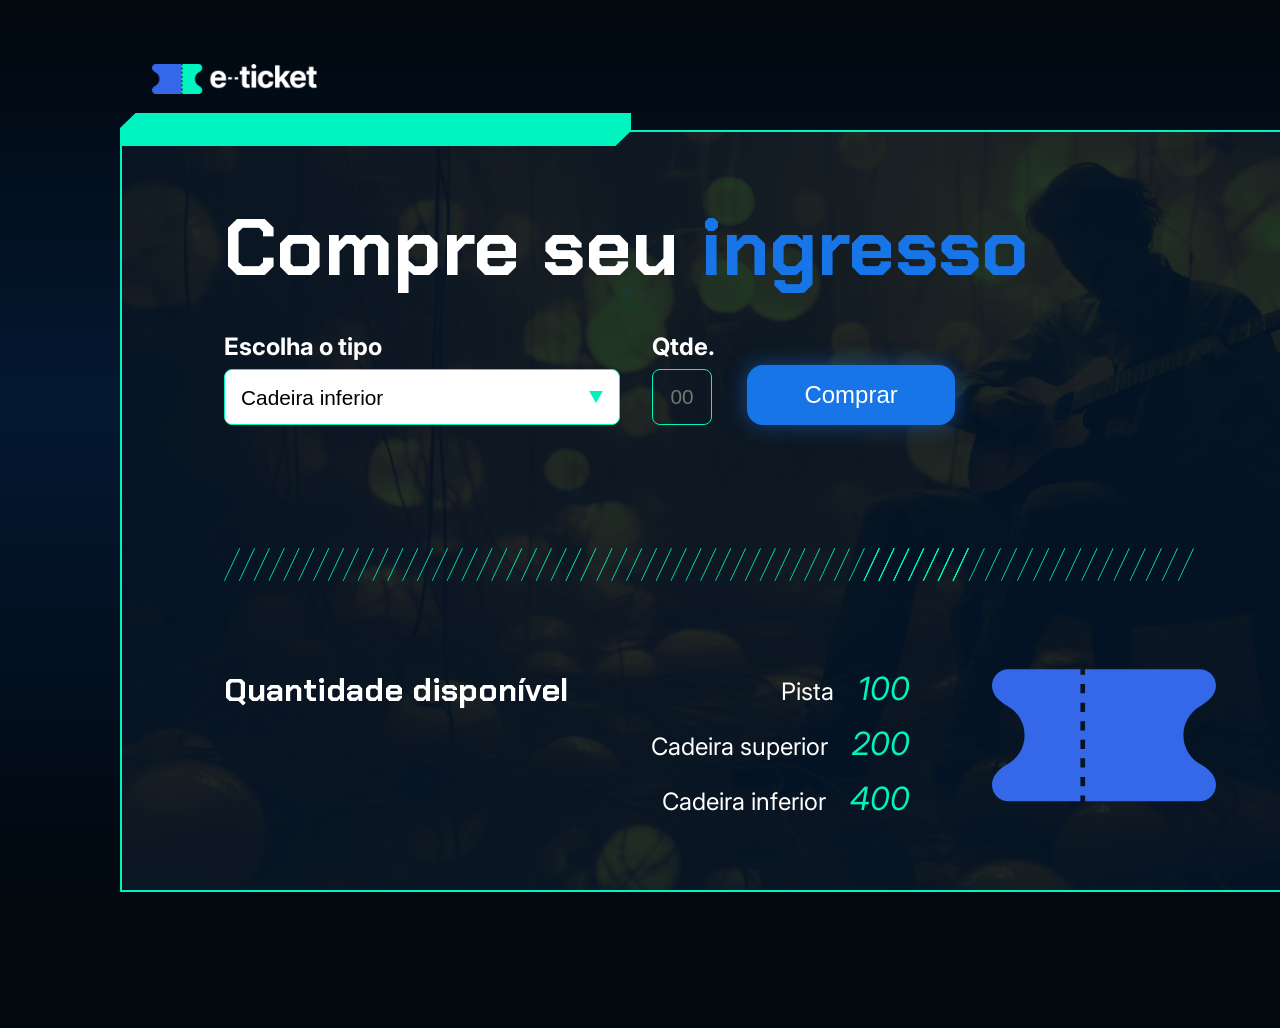
<file: Logica JS/Projeto 3/ingresso/index.html>
<!DOCTYPE html>
<html lang="pt-BR">

<head>
    <meta charset="UTF-8">
    <meta name="viewport" content="width=device-width, initial-scale=1.0">
    <link rel="preconnect" href="https://fonts.googleapis.com">
    <link rel="preconnect" href="https://fonts.gstatic.com" crossorigin>
    <link href="https://fonts.googleapis.com/css2?family=Chakra+Petch:wght@700&family=Inter:wght@400;700&display=swap" rel="stylesheet">
    <link rel="stylesheet" href="./styles/_reset.css">
    <link rel="stylesheet" href="./styles/style.css">
    <title>e-Ticket</title>
</head>

<body>
    <header>
        <img class="logo" src="./assets/PNG/Logo e-tricket.png" alt="Logo">
    </header>
    <main class="container">

        <div class="grafismo"></div>
        <h1>Compre seu <span>ingresso</span></h1>
        <form action="">
            <label class="input-group">
                Escolha o tipo
                <select name="tipo-ingresso" id="tipo-ingresso">
                    <option value="inferior">Cadeira inferior</option>
                    <option value="superior">Cadeira superior</option>
                    <option value="pista">Pista</option>
                </select>
            </label>
            <label class="input-group">Qtde.
                <input type="number" id="qtd" placeholder="00" min="1" max="10">
            </label>
            <button onclick="comprar()" type="button">Comprar</button>
        </form>
        <img class="hachuras" src="./assets/SVG/Hachuras.svg" alt="">
        <section>
            <h2>Quantidade disponível</h2>

            <ul class="lista">
                <li>Pista<span id="qtd-pista">100</span></li>
                <li>Cadeira superior<span id="qtd-superior">200</span></li>
                <li>Cadeira inferior<span id="qtd-inferior">400</span></li>
                
            </ul>
            <img src="./assets/Ingresso.svg" alt="">
        </section>
    </main>

    <script src="js/app.js"></script>
</body>

</html>
</file>
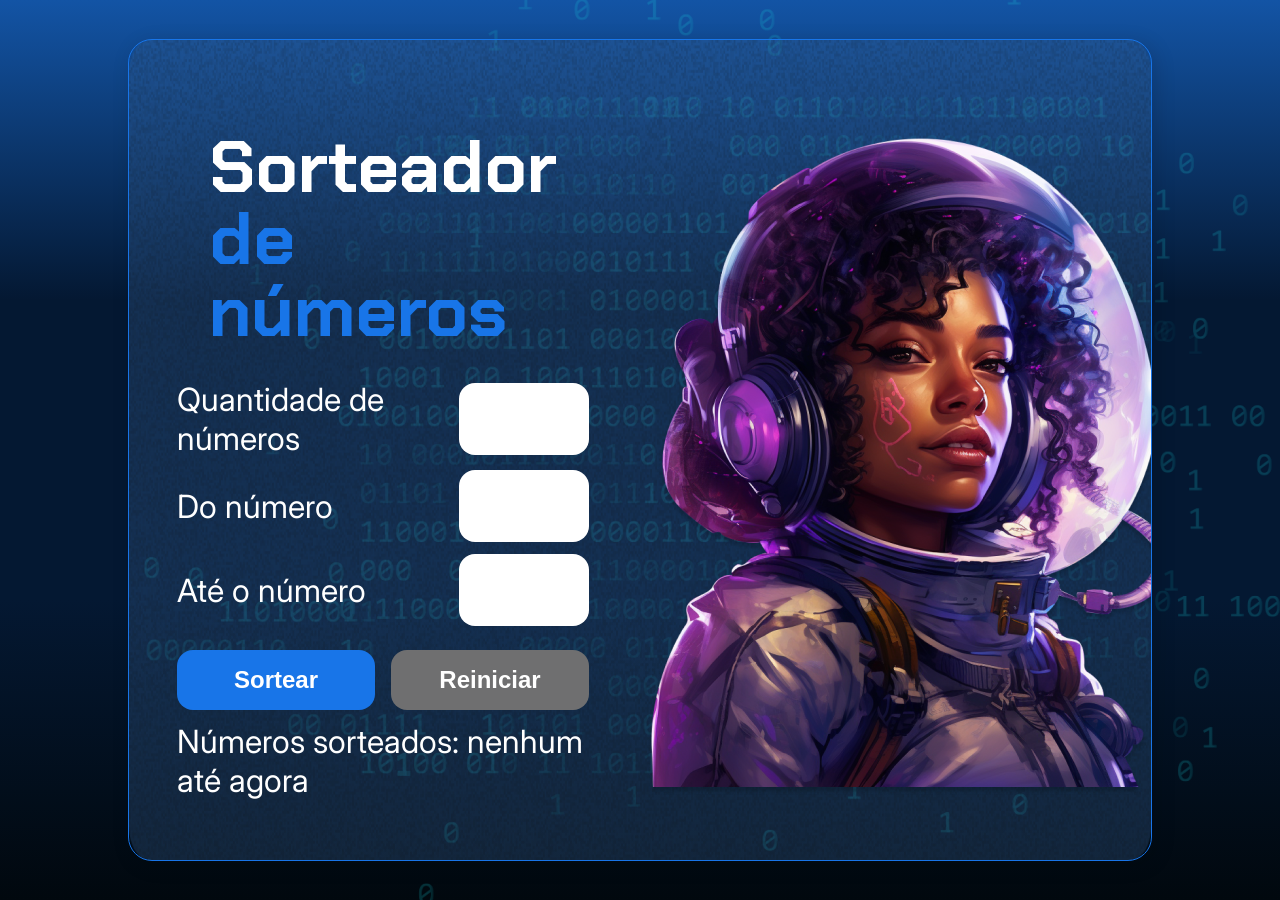
<file: Logica JS/Projeto 3/sorteador-numeros/index.html>
<!DOCTYPE html>
<html lang="pt-br">

<head>
    <meta charset="UTF-8">
    <meta name="viewport" content="width=device-width, initial-scale=1.0">
    <link rel="preconnect" href="https://fonts.googleapis.com">
    <link rel="preconnect" href="https://fonts.gstatic.com" crossorigin>
    <link href="https://fonts.googleapis.com/css2?family=Chakra+Petch:wght@700&family=Inter:wght@400;700&display=swap" rel="stylesheet">
    <link rel="stylesheet" href="style.css">
    <title>Sorteador de números</title>
</head>

<body>
    <div class="container">
        <div class="container__conteudo">
            <div class="container__informacoes">
                <div class="container__texto">
                    <h1>Sorteador<span class="container__texto-azul"> de números</span></h1>

                    <div class="container__campo">
                        <label class="texto__paragrafo">Quantidade de números</label>
                        <input class="container__input" id="quantidade" type="number" min="1">
                    </div>
                    
                    <div class="container__campo">
                        <label class="texto__paragrafo">Do número</label>
                        <input class="container__input" id="de" type="number" min="1">
                    </div>
                    
                    <div class="container__campo">
                        <label class="texto__paragrafo">Até o número</label>
                        <input class="container__input" id="ate" type="number" min="1">
                    </div>
                </div>
                
                <div class="chute container__botoes">
                    <button onclick="sortear()" id="btn-sortear" class="container__botao">Sortear</button>
                    <button onclick="reiniciar()" id="btn-reiniciar" class="container__botao-desabilitado" >Reiniciar</button>
                </div>

                <div class="container__texto" id="resultado">
                    <label class="texto__paragrafo">Números sorteados:  nenhum até agora</label>
                </div>
            </div>

            <img src="./img/ia.png" alt="Uma pessoa com capacete de astronauta" class="container__imagem-pessoa" />
        </div>
    </div>

    <script src="app.js" defer></script>
</body>

</html>
</file>
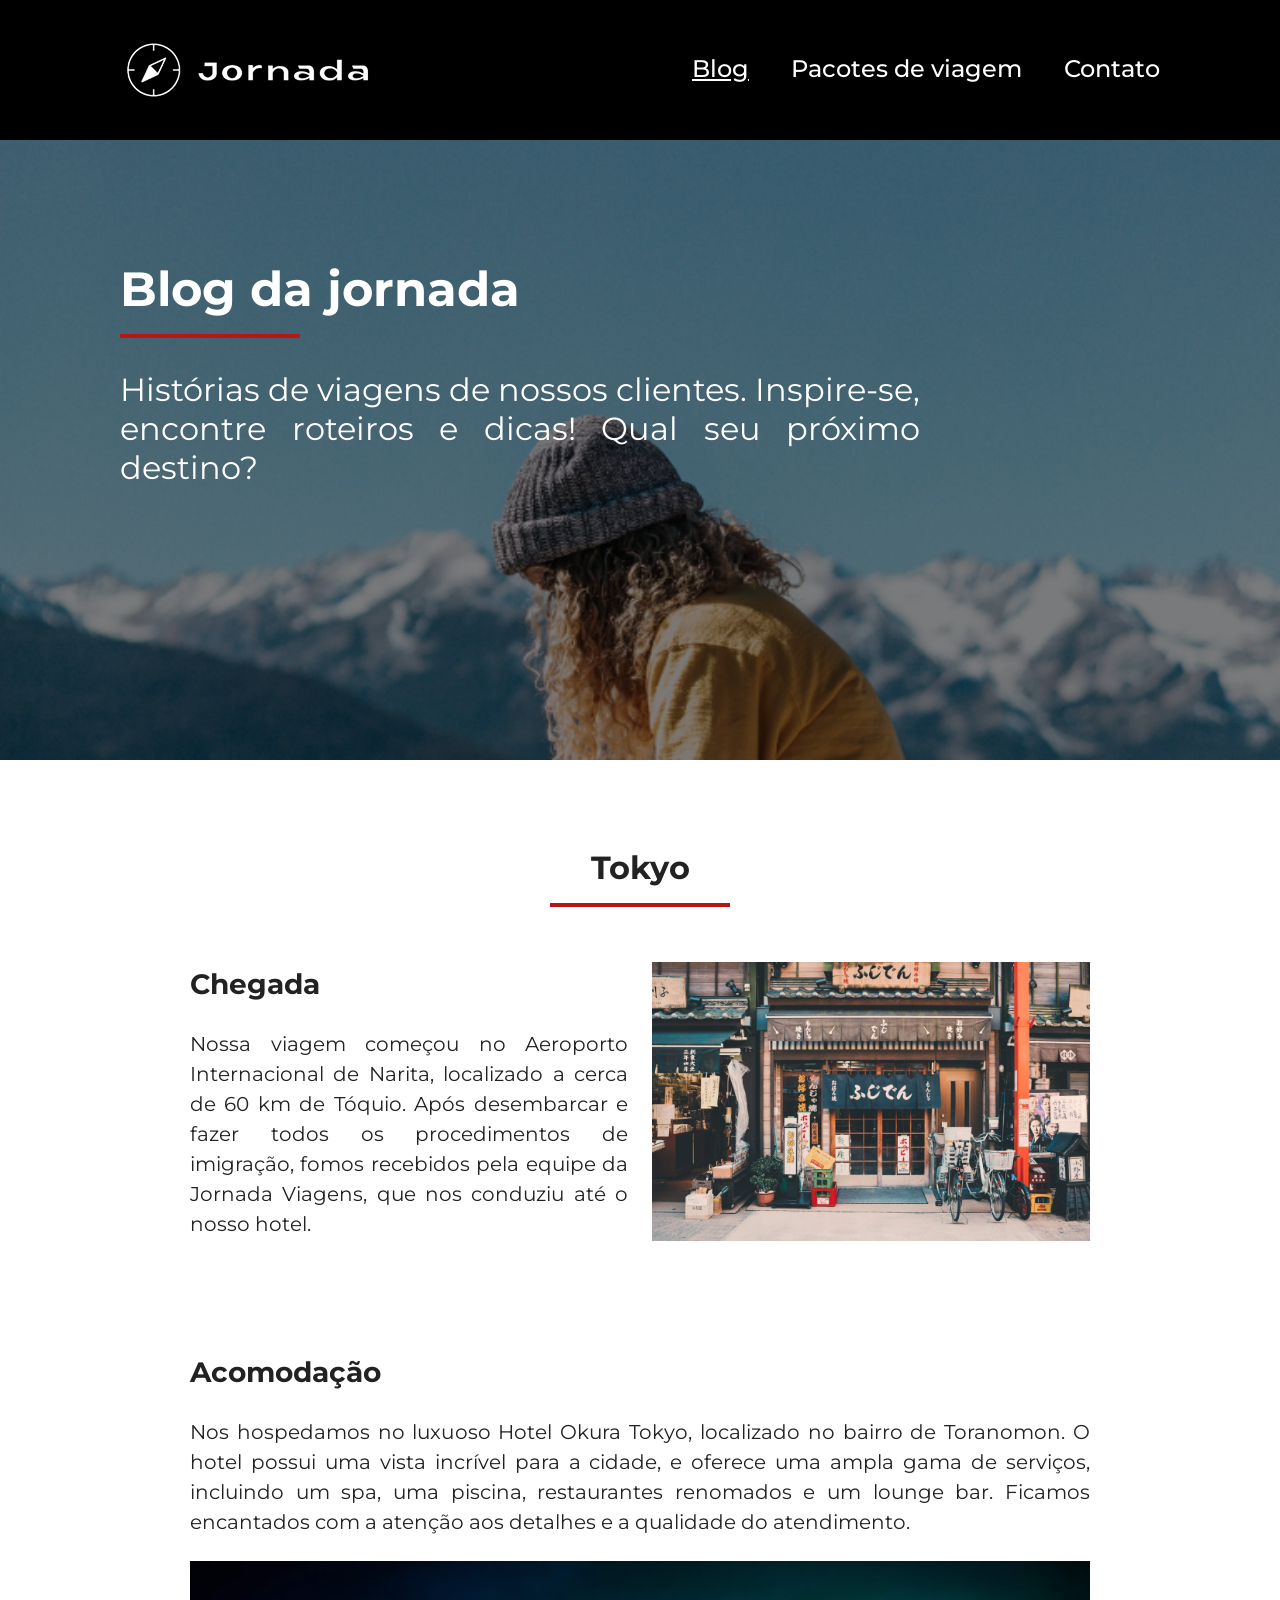
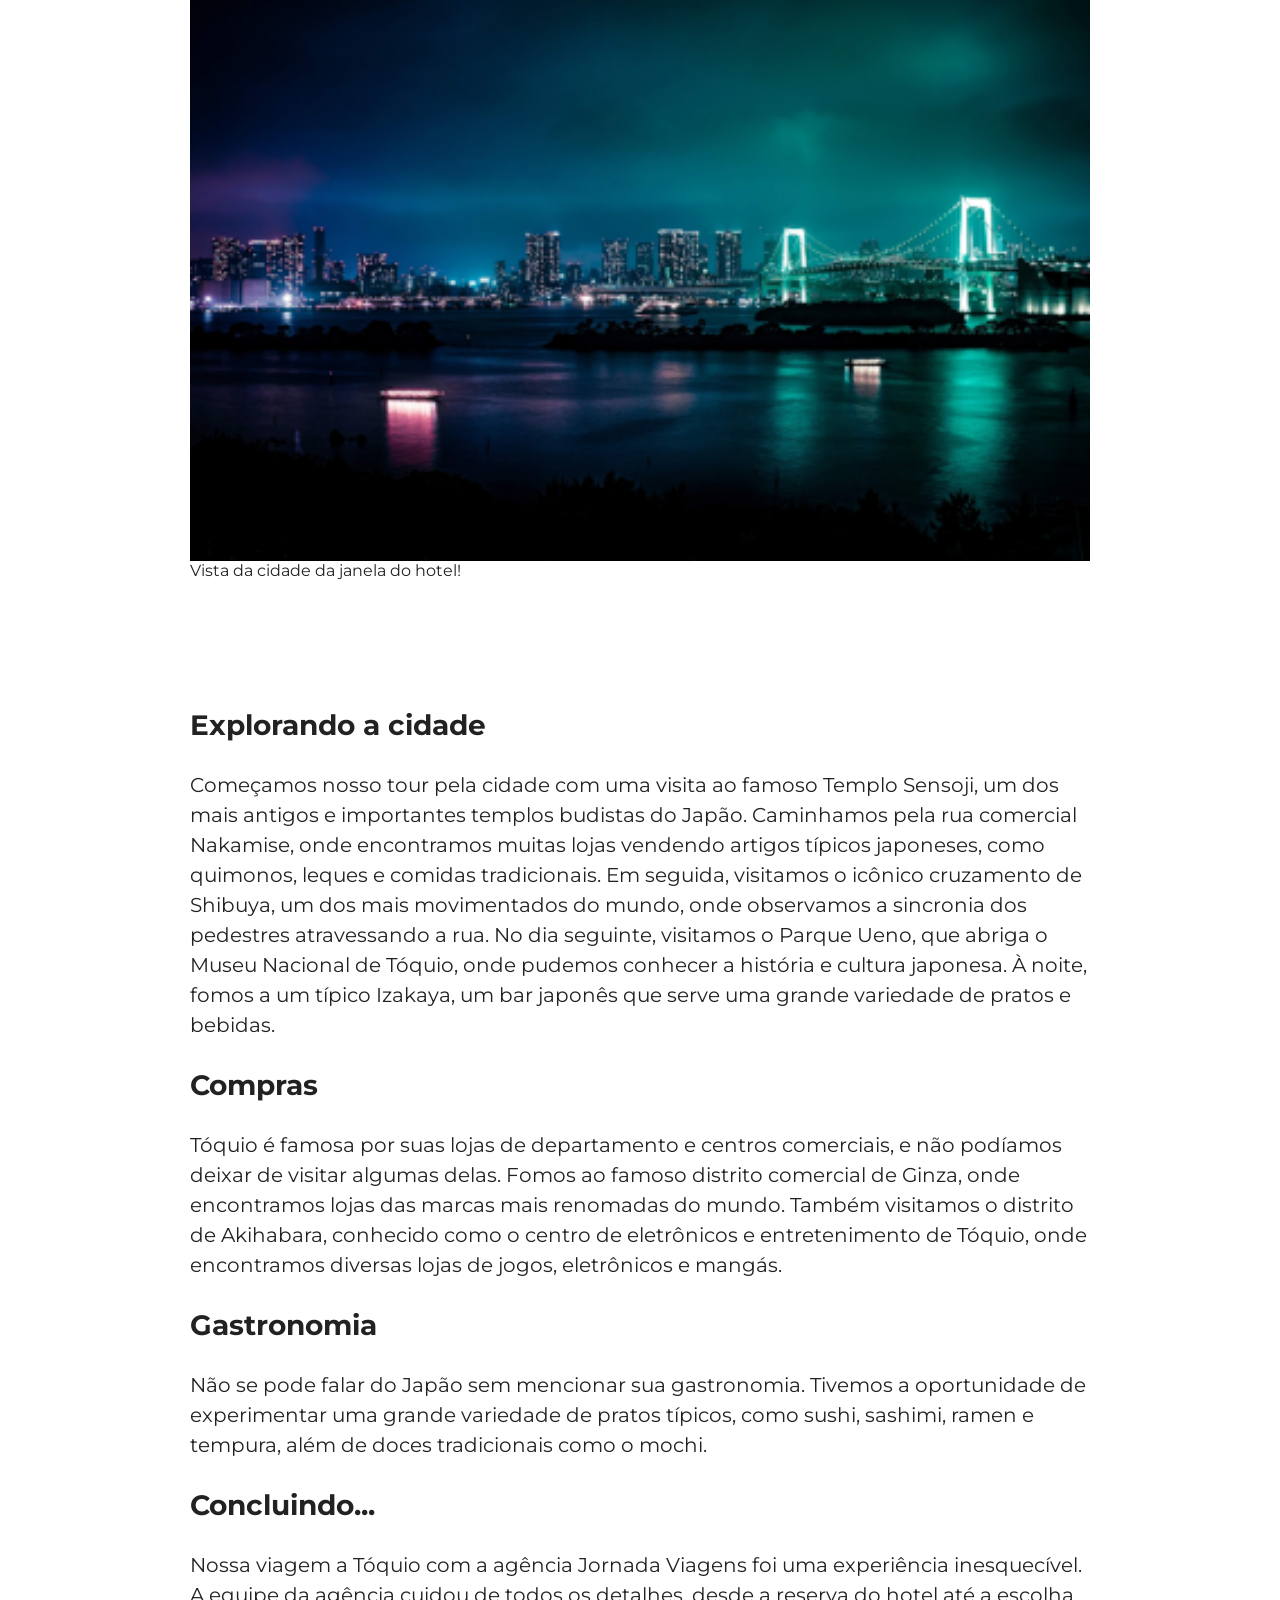
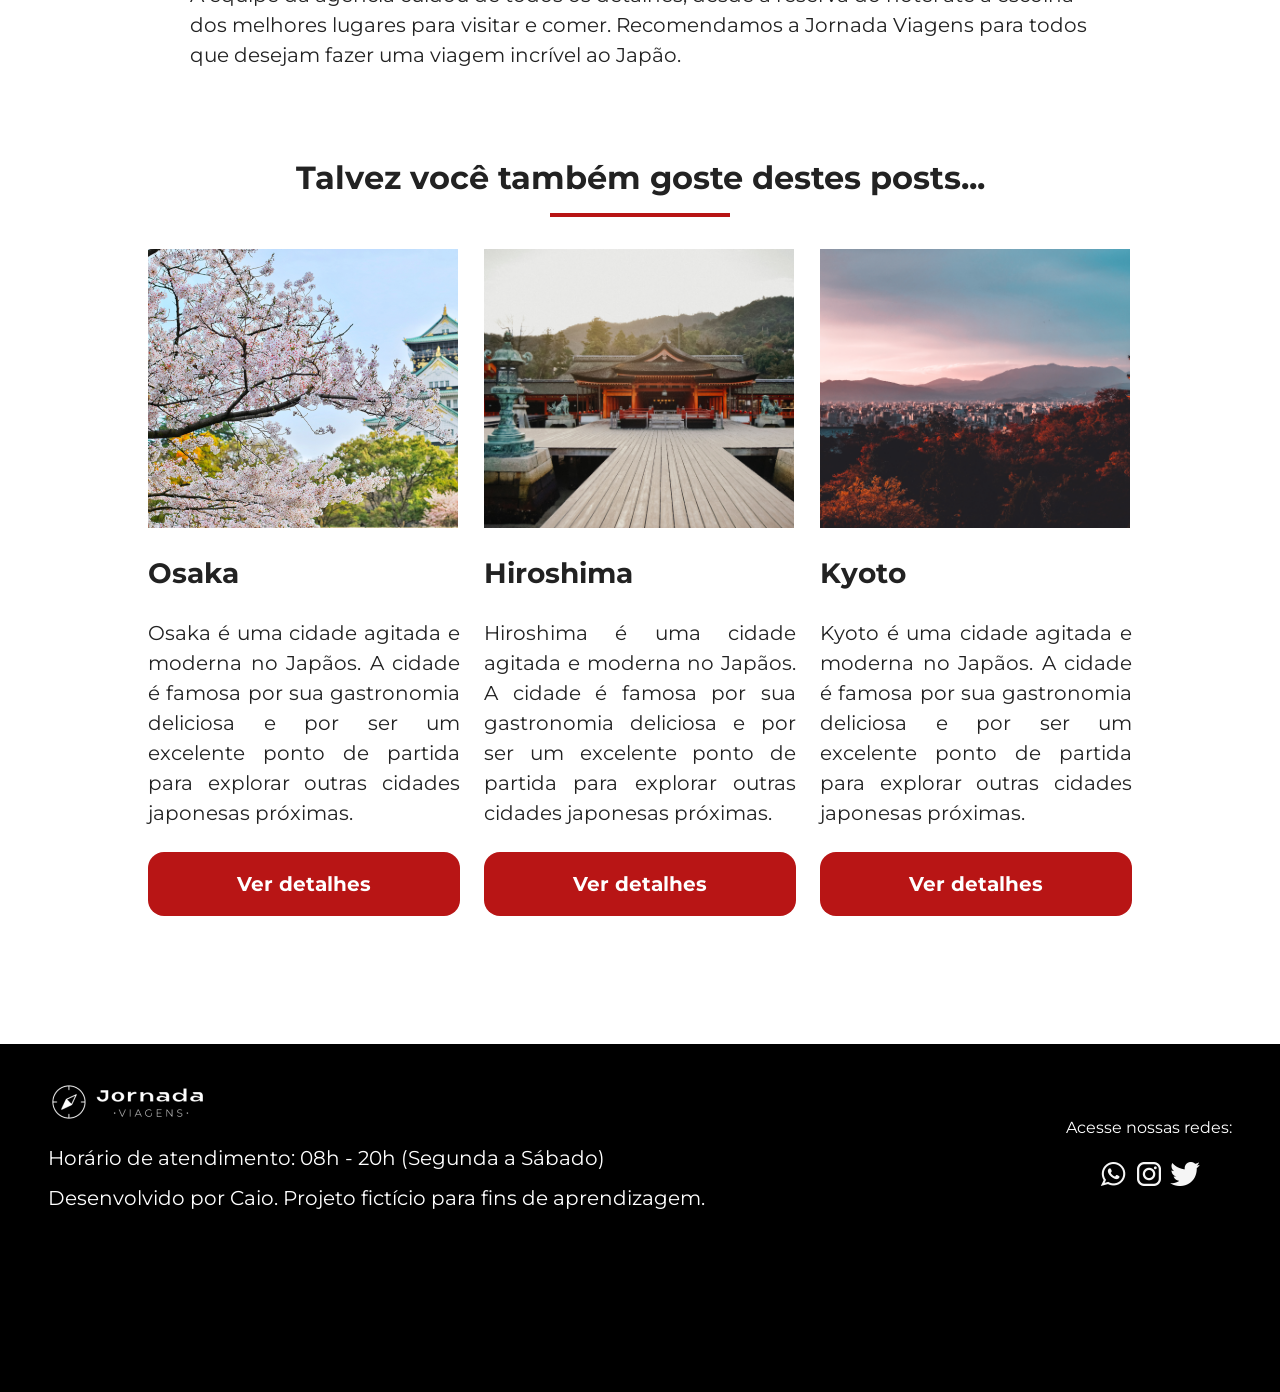
<file: HTML - CSS/jornada-viagens/templates/blog.html>
<!doctype html>
<html lang="pt-br">
  <head>
    <meta charset="UTF-8" />
    <meta name="viewport" content="width=device-width, initial-scale=1.0" />
    <meta name="description" content="Blog de jornada viagens" />
    <meta name="og:title" content="Jornada viagens" />
    <meta name="og:description" content="Blog de jornada viagens" />
    <meta
      name="og:image"
      content="/HTML - CSS/jornada-viagens/img/Logo-footer-mobile.png"
    />
    <meta name="og:type" content="website" />
    <meta
      name="og:url"
      content="http://127.0.0.1:5500/HTML%20-%20CSS/jornada-viagens/templates/blog.html"
    />
    <link rel="stylesheet" href="/HTML - CSS/jornada-viagens/css/style.css" />
    <link rel="shortcut icon" href="./favicon.png" type="image/x-icon" />
    <title>Jornada Viagens</title>
  </head>
  <body>
    <header class="main-header">
      <a class="logo" href="index.html" title="Pagina inicial">
        <img
          class="img-mobile"
          src="../img/bussola-jornada-branco.png"
          alt="Bussola jornada viagens"
        />
        <img
          class="img-desktop"
          src="../img/bussola-texto-jornada-branca.png"
          alt="Bussola jornada viagens"
        />
      </a>
      <div class="navigation-menu">
        <label for="menu">
          <img src="../img/menu.png" alt="Menu" />
        </label>
        <input type="checkbox" id="menu" hidden />
        <nav>
          <ul class="list-links">
            <li>
              <a class="active" href="#" target="_blank" title="Blog">Blog</a>
            </li>
            <li>
              <a
                href="pacote-viagens.html"
                target="_blank"
                title="Pagina de pacotes"
                >Pacotes de viagem</a
              >
            </li>
            <li>
              <a href="contato.html" target="_blank" title="Contato">Contato</a>
            </li>
          </ul>
        </nav>
      </div>
    </header>
    <section class="hero-blog">
      <article>
        <div class="section-title">
          <h2>Blog da jornada</h2>
          <hr />
        </div>
        <p>
          Histórias de viagens de nossos clientes. Inspire-se, encontre roteiros
          e dicas! Qual seu próximo destino?
        </p>
      </article>
    </section>
    <section class="destinations">
      <div class="section-title">
        <h2>Tokyo</h2>
        <hr />
      </div>
      <div class="destination-items destinations-items-blog">
        <article class="item item-blog">
          <div class="text-content">
            <h3 class="content-title">Chegada</h3>
            <p class="content-text">
              Nossa viagem começou no Aeroporto Internacional de Narita,
              localizado a cerca de 60 km de Tóquio. Após desembarcar e fazer
              todos os procedimentos de imigração, fomos recebidos pela equipe
              da Jornada Viagens, que nos conduziu até o nosso hotel.
            </p>
          </div>
          <div class="img-item tokyo-chegada"></div>
        </article>
        <article class="item">
          <h3 class="content-title">Acomodação</h3>
          <p class="content-text">
            Nos hospedamos no luxuoso Hotel Okura Tokyo, localizado no bairro de
            Toranomon. O hotel possui uma vista incrível para a cidade, e
            oferece uma ampla gama de serviços, incluindo um spa, uma piscina,
            restaurantes renomados e um lounge bar. Ficamos encantados com a
            atenção aos detalhes e a qualidade do atendimento.
          </p>
          <figure>
            <div class="tokyo-blog tokyo"></div>
            <figcaption>Vista da cidade da janela do hotel!</figcaption>
          </figure>
        </article>
      </div>
    </section>
    <section>
      <article class="item">
        <h3 class="content-title">Explorando a cidade</h3>
        <p class="content-text">
          Começamos nosso tour pela cidade com uma visita ao famoso Templo
          Sensoji, um dos mais antigos e importantes templos budistas do Japão.
          Caminhamos pela rua comercial Nakamise, onde encontramos muitas lojas
          vendendo artigos típicos japoneses, como quimonos, leques e comidas
          tradicionais. Em seguida, visitamos o icônico cruzamento de Shibuya,
          um dos mais movimentados do mundo, onde observamos a sincronia dos
          pedestres atravessando a rua. No dia seguinte, visitamos o Parque
          Ueno, que abriga o Museu Nacional de Tóquio, onde pudemos conhecer a
          história e cultura japonesa. À noite, fomos a um típico Izakaya, um
          bar japonês que serve uma grande variedade de pratos e bebidas.
        </p>
      </article>
      <article class="item">
        <h3 class="content-title">Compras</h3>
        <p class="content-text">
          Tóquio é famosa por suas lojas de departamento e centros comerciais, e
          não podíamos deixar de visitar algumas delas. Fomos ao famoso distrito
          comercial de Ginza, onde encontramos lojas das marcas mais renomadas
          do mundo. Também visitamos o distrito de Akihabara, conhecido como o
          centro de eletrônicos e entretenimento de Tóquio, onde encontramos
          diversas lojas de jogos, eletrônicos e mangás.
        </p>
      </article>
      <article class="item">
        <h3 class="content-title">Gastronomia</h3>
        <p class="content-text">
          Não se pode falar do Japão sem mencionar sua gastronomia. Tivemos a
          oportunidade de experimentar uma grande variedade de pratos típicos,
          como sushi, sashimi, ramen e tempura, além de doces tradicionais como
          o mochi.
        </p>
      </article>
      <article class="item">
        <h3 class="content-title">Concluindo...</h3>
        <p class="content-text">
          Nossa viagem a Tóquio com a agência Jornada Viagens foi uma
          experiência inesquecível. A equipe da agência cuidou de todos os
          detalhes, desde a reserva do hotel até a escolha dos melhores lugares
          para visitar e comer. Recomendamos a Jornada Viagens para todos que
          desejam fazer uma viagem incrível ao Japão.
        </p>
      </article>
    </section>
    <section class="destinations">
      <div class="section-title">
        <h2>Talvez você também goste destes posts...</h2>
        <hr />
      </div>
      <div class="destination-items">
        <article class="item">
          <header>
            <div class="img-item osaka osaka-blog"></div>
            <h3 class="content-title">Osaka</h3>
          </header>
          <p class="content-text">
            Osaka é uma cidade agitada e moderna no Japãos. A cidade é famosa
            por sua gastronomia deliciosa e por ser um excelente ponto de
            partida para explorar outras cidades japonesas próximas.
          </p>
          <footer>
            <a
              href="#"
              class="button"
              target="_blank"
              title="Veja mais detalhes Osaka"
              >Ver detalhes</a
            >
          </footer>
        </article>
        <article class="item">
          <header>
            <div class="img-item hiroshima hiroshima-blog"></div>
            <h3 class="content-title">Hiroshima</h3>
          </header>
          <p class="content-text">
            Hiroshima é uma cidade agitada e moderna no Japãos. A cidade é
            famosa por sua gastronomia deliciosa e por ser um excelente ponto de
            partida para explorar outras cidades japonesas próximas.
          </p>
          <footer>
            <a
              href="#"
              class="button"
              target="_blank"
              title="Veja mais detalhes Tokyo"
              >Ver detalhes</a
            >
          </footer>
        </article>
        <article class="item">
          <header>
            <div class="img-item kyoto kyoto-blog"></div>
            <h3 class="content-title">Kyoto</h3>
          </header>
          <p class="content-text">
            Kyoto é uma cidade agitada e moderna no Japãos. A cidade é famosa
            por sua gastronomia deliciosa e por ser um excelente ponto de
            partida para explorar outras cidades japonesas próximas.
          </p>
          <footer>
            <a
              href="#"
              class="button"
              target="_blank"
              title="Veja mais detalhes Tokyo"
              >Ver detalhes</a
            >
          </footer>
        </article>
      </div>
    </section>
    <footer class="main-footer">
      <div class="footer-content">
        <img
          src="../img/Logo-footer-mobile.png"
          alt="Logo no final da pagina"
        />
        <p>Horário de atendimento: 08h - 20h (Segunda a Sábado)</p>
        <p>
          Desenvolvido por Caio. Projeto fictício para fins de aprendizagem.
        </p>
      </div>
      <div class="footer-social">
        <p>Acesse nossas redes:</p>
        <a href="#" target="_blank" title="Whatsaap"
          ><img src="../img/icone-whatsapp-mobile.png" alt="Icone do whatsapp"
        /></a>
        <a href="#" target="_blank" title="Instagram"
          ><img
            src="../img/icone-instragam-mobile.png"
            alt="Icone do instagram"
        /></a>
        <a href="#" target="_blank" title="Twitter"
          ><img src="../img/icone-twiter-mobile.png" alt="Icone do twitter"
        /></a>
      </div>
    </footer>
  </body>
</html>
</file>
<file: HTML - CSS/jornada-viagens/css/style.css>
@import url(global.css);
@import url(header.css);
@import url(hero.css);
@import url(offers.css);
@import url(categories.css);
@import url(destinations.css);
@import url(payments.css);
@import url(testimonials.css);
@import url(footer.css);
@import url(contato.css);
</file>
<file: HTML - CSS/pesquisa-culturama/css/style.css>
* {
    margin: 0;
    padding: 0;
    box-sizing: border-box;
}

.sucesso{
    color: green;
    font-weight: bold;
    font-size: 50px;
}

a{
    text-decoration: none;
}

body {
    background-color: #f9f9f9;
    font-family: "Work Sans", sans-serif;
}

main {
    width: 100%;
    max-width: 700px;
    margin: 0 auto;
}

header {
    text-align: center;
    margin-bottom: 20px;
}

h1 {
    font-family: "Fjalla One", sans-serif;
}

form {
    background-color: #FFFFFF;
    padding: 15px;
    border-radius: 10px;
    margin-bottom: 100px;
}

fieldset {
    padding: 15px;
    border: 1px solid #CCCCCC;
    border-radius: 10px;
    margin-bottom: 15px;
}

legend {
    font-weight: bold;
    font-size: 18px;
    padding: 0 0 5px;
}

label {
    display: inline-block;
    margin-bottom: 5px;
}

p {
    margin-bottom: 15px;
    font-weight: bold;
}

input, select, textarea {
    width: 100%;
    padding: 10px;
    margin-bottom: 20px;
    border: 1px solid #CCCCCC;
    border-radius: 10px;
}

textarea {
    min-height: 100px;
}

small {
    margin-bottom: 20px;
    display: inline-block;
}

input[type="radio"],input[type="checkbox"]{
    width: auto;
}

input[type="tel"],input[type="file"]{
    margin-bottom: 0;
}

input[type="color"] {
    width: 40px;
    padding: 0 5px;
}

input:invalid,select:invalid,textarea:invalid{
    border-color: red;
}

input:valid,select:valid,textarea:valid{
    border-color: green;
}

button {
    width: 100px;
    height: 30px;
    margin-right: 10px;
    background-color: white;
    border: 1px solid #CCCCCC;
    border-radius: 10px;
    cursor: pointer;
}

button[type="submit"]:hover{
    background-color: green;
    color: white;
}

button[type="reset"]:hover{
    background-color: blue;
    color: white;
}

/**
font-family: "Work Sans", sans-serif;
font-family: "Fjalla One", sans-serif;
**/
</file>
<file: Logica JS/Projeto 3/alugames/css/main.css>
@import url(_reset.css);
@import url('https://fonts.googleapis.com/css2?family=Chakra+Petch:wght@700&family=Inter:wght@600;700&display=swap');

.body {
    color: #FFFFFF;

    min-height: 100vh;

    background: rgb(0, 0, 0);
    background: linear-gradient(to bottom, rgba(0, 0, 0, 1) 0%, rgba(1, 8, 14, 1) 25%, rgba(80, 94, 255, 0.85) 50%, rgba(1, 8, 14, 1) 75%, rgba(0, 0, 0, 1) 100%);
    background-repeat: no-repeat;
    background-attachment: fixed;

    display: flex;
    flex-direction: column;
    justify-content: center;

    padding: 2rem;
}

@media screen and (min-width: 1440px) {
    .body {
        padding: 2rem calc((100vw - 1086px)/2);
    }
}

.main {
    display: flex;
    flex-direction: column;
    align-items: center;
}

.divisor {
    display: flex;
    gap: 53px;
    align-items: center;

    margin: 88px 0px 40px;
}

.divisor__line {
    height: 1px;
    width: 282px;
    background-color: #00F4BF;
}

.page-title {
    font-family: 'Chakra Petch', sans-serif;
    font-weight: 700;
    font-size: 5rem;

    margin-bottom: 2.5rem;
}

.page-title__emphasis {
    color: #505EFF;
}

.dashboard {
    background-color: rgba(255, 255, 255, 0.1);

    border-radius: 2rem;
    border-width: 1px;
    border-style: solid;
    border-color: #00F4BF;

    padding: 3rem;
    width: 100%;
}

.dashboard__items {
    display: flex;
    justify-content: space-between;
}

.dashboard__items__item {
    display: flex;
    flex-direction: column;
    align-items: center;
    justify-content: flex-start;

    font-family: 'Inter', sans-serif;
}

.dashboard__item__img {
    box-shadow: 0px 0px 24px 8px rgba(24, 118, 232, 0.25);

    margin-bottom: 1rem;
}

.dashboard__item__img--rented {
    position: relative;
}

.dashboard__item__img--rented::after {
    content: "";
    display: block;
    width: 100%;
    height: 100%;

    position: absolute;
    top: 0;
    
    background-color: rgba(1, 8, 14, 0.4);
}

.dashboard__item__name {
    font-weight: 600;
    font-size: 2rem;

    margin-bottom: 2.5rem;
}

.dashboard__item__button {
    display: flex;
    justify-content: center;

    font-weight: 700;
    font-size: 1.5rem;

    padding: 1rem 1.5rem;
    min-width: 13rem;

    border-radius: 1rem;

    background-color: #1875E8;
}

.dashboard__item__button--return {
    background-color: #01080E;
}

.hachuras {
    margin-top: 1.5rem;
    margin-right: 33px;
    align-self: flex-end;
}
</file>
<file: Logica JS/Projeto 3/carrinho-compras/style.css>
* {
  margin: 0;
  padding: 0;
  box-sizing: border-box;
}

body {
  min-height: 100vh;
  height: auto;
  background: linear-gradient(to bottom,
      #01080E 10%,
      #FFF 10%,
      #FFF 90%,
      #01080E 90%);
  padding: 7vh 8vw 5vh;
  font-family: 'Inter', sans-serif;
  font-size: 16px;
}

button {
  background: inherit;
  color: inherit;
  border: 0;
}

select {
  appearance: none;
}

input[type="number"]::-webkit-outer-spin-button,
input[type="number"]::-webkit-inner-spin-button {
    -webkit-appearance: none;
    margin: 0;
}

input[type="number"] {
    appearance: textfield;
}

.texto-medio-azul {
  color: var(--Light-Blue, #1875E8);
  font-size: 1.5rem;
  font-style: normal;
  font-weight: 600;
  line-height: 110%; /* 1.65rem */
}

.conteudo-principal {
  filter: drop-shadow(0px 0px 70px rgba(2, 189, 255, 0.40));
  min-height: 100%;
  padding: 5rem 6.5rem;
  
  display: grid;
  grid-template-columns: 1.375fr 1fr;
  column-gap: 5rem;

  background: white url('./assets/oculos.png') no-repeat bottom left;
  background-size: auto 40%;

  position: relative;
  background-position: left bottom -40px;
}

.grafismo-azul {
  position: absolute;
  width: 31.9375rem;
  height: 2.0625rem;
  background-image: url('./assets/grafismo-azul.svg');
  top: -1rem;
}

.titulo {
  font-family: 'Chakra Petch', sans-serif;
  font-size: 5rem;
  font-style: normal;
  font-weight: 700;
  line-height: 100%;
  margin-bottom: 2.5rem;
}

.texto-azul {
  color: #1875E8;
}

.formulario {
  display: flex;
  flex-direction: column;
  align-items: flex-start;
  gap: 1.5rem;
}

.formulario .campo-grupo {
  display: flex;
  flex-direction: column;
  align-items: flex-start;
  gap: 1rem;
}

.produto-input {
  width: 24.75rem;
  height: 3.5rem;
  padding: 1rem;
  border-radius: 0.5rem;
  border: 1px solid var(--Light-Blue, #1875E8);

  color: var(--Void, #01080E);
  font-family: Inter;
  font-size: 1.3125rem;
  font-style: italic;
  font-weight: 400;
  line-height: 110%;
  
  background: url('./assets/arrow-down.svg') no-repeat right 1rem top 50%;
}

.dropdown {
  width: 3.375rem;
  height: 3.5rem;
  padding: 1rem;
  justify-content: center;
  align-items: center;
  gap: 0.625rem;
  border-radius: 0rem 0.5rem 0.5rem 0rem;
  border: 1px solid var(--Light-Blue, #1875E8);
  cursor: pointer;
}

.formulario > .parte-inferior {
  display: flex;
  align-items: flex-end;
  gap: 2rem;
}

.quantidade-input {
  display: flex;
  height: 3.5rem;
  padding: 1rem;
  width: 4.5rem;
  border-radius: 0.5rem;
  border: 1px solid var(--Light-Blue, #1875E8);

  color: var(--Void, #01080E);
  font-family: Inter;
  font-size: 1.3125rem;
  font-style: italic;
  font-weight: 400;
  line-height: 110%;
}

.botoes-wrapper {
  display: flex;
  align-items: flex-end;
  gap: 1rem;
}

.botao-form {
  display: flex;
  flex-direction: column;
  justify-content: center;
  align-items: center;
  width: 13rem;
  height: 3.25rem;
  padding: 1rem 1.5rem;
  gap: 0.625rem;
  border-radius: 1rem;
  cursor: pointer;
}

.botao-adicionar {
  background: var(--Light-Blue, #1875E8);
  box-shadow: 0px 0px 20px 0px rgba(24, 117, 232, 0.50);

  color: var(--Branco, #FFF);
  font-size: 1.5rem;
  font-weight: 700;
  line-height: normal;
}

.botao-limpar {
  border-radius: 1rem;
  background: var(--Void, #01080E);
  box-shadow: 0px 0px 20px 0px rgba(1, 8, 14, 0.50);

  color: var(--Branco, #FFF);
  font-size: 1.5rem;
  font-weight: 700;
  line-height: normal;
}

.carrinho {
  display: flex;
  width: 24rem;
  flex-direction: column;
  align-items: flex-start;
  gap: 2rem;
}

.titulo-wrapper {
  display: flex;
  align-items: center;
  gap: 1rem;
}

.carrinho__titulo {
  color: var(--Light-Blue, #1875E8);
  font-family: Inter;
  font-size: 1.5rem;
  font-style: normal;
  font-weight: 600;
  line-height: 110%; /* 1.65rem */
}

.carrinho__produtos {
  display: flex;
  flex-direction: column;
  align-items: flex-start;
  gap: 1rem;
}

.carrinho__produtos__produto {
  font-size: 1.3125rem;
  font-style: italic;
  font-weight: 400;
  line-height: 110%; /* 1.44375rem */
}

.divisoria {
  width: 24rem;
  height: 0.0625rem;
  background: #000;
}

.carrinho__total {
  font-size: 2.25rem;
  font-weight: 700;
  line-height: 110%; /* 2.475rem */
}

.adicionar-produto {
  padding-bottom: 180px;
}
</file>
<file: Logica JS/Projeto 3/ingresso/styles/style.css>
body {
    width: 1440px;
    height: 100vh;
    background: linear-gradient(180deg, rgba(1, 8, 14, 1) 1%, rgba(4, 24, 50, 1) 39%, rgba(1, 8, 14, 1) 88%);
    margin: 5% auto;
    color: #fff;
}

header {
    width: 1200px;
    margin: 2rem auto;
}

header .logo {
    width: 196.8px;
    padding-left: 2rem;
}

main.container {
    width: 1200px;
    height: auto;
    border: 2px solid #00F4BF;
    margin: 0 auto;
    padding: 4.5rem 6.38rem;
    background-image: url('../assets/PNG/Imagem\ com\ borda.png');
    background-size: cover;
    position: relative;
}

main.container .grafismo {
    background: url('../assets/SVG/Grafismo\ verde.svg');
    width: 31.9375rem;
    height: 2.0625rem;
    position: absolute;
    top: -19px;
    left: -2px;
}

main.container h1 {
    font-family: 'Chakra Petch', sans-serif;
    font-size: 5rem;
    line-height: 110%;
}

main.container h1 span {
    color: #1875E8;
}

form {
    display: flex;
    align-items: flex-end;
    gap: 2rem;
    margin: 2.5rem 0;
}

form .input-group {
    display: flex;
    flex-direction: column;
    align-items: flex-start;
    gap: .5rem;

    font-family: 'Inter', sans-serif;
    font-weight: 700;
    font-size: 1.5rem;
}

form .input-group select,
form .input-group input {
    background: none;
    color: white;
    border: 1px solid #00F4BF;
    border-radius: .5rem;
    height: 3.5rem;
    padding: .5rem 1rem;
    font-size: 1.3rem;
}

form .input-group select {
    width: 24.75rem;
    appearance: none;
    background: url('../assets/PNG/Arrow\ down.png') no-repeat right 1rem top 50%;
    color: black;
    background-color: white;
}

form .input-group input {
    width: 60px;
}

form .input-group input::placeholder {
    text-align: center;
}

form button {
    color: white;
    font-size: 1.5rem;
    border: none;
    background-color: #1875E8;
    padding: 1rem 1.5rem;
    border-radius: 1rem;
    width: 13rem;
    box-shadow: 0px 0px 20px 0px rgba(24, 117, 232, 0.50);
    cursor: pointer;
}

.hachuras {
    margin: 5.19rem 0;
}

.container section {
    display: flex;
    justify-content: space-between;
    align-items: flex-start;
    align-self: stretch;
}

.container section h2 {
    font-size: 2rem;
}

.container section ul {
    display: flex;
    flex-direction: column;
    align-items: flex-end;
    gap: 1rem;

    font-size: 1.5rem;
    font-family: 'Inter', sans-serif;
    font-weight: 400;
}

.container section ul li span {
    color: #00F4BF;
    font-style: italic;
    font-size: 2rem;
    padding-left: 1.5rem;
}
</file>
<file: Logica JS/Projeto 3/sorteador-numeros/style.css>
* {
    box-sizing: border-box;
    margin: 0;
    padding: 0;
    color: white;
}

body {
    background: linear-gradient(#1354A5 0%, #041832 33.33%, #041832 66.67%, #01080E 100%);
    height: 100vh;
    display: flex;
    align-items: center;
    justify-content: center;
}

body::before {
    background-image: url("img/code.png");
    background-repeat: no-repeat;
    background-position: right;
    content: "";
    display: block;
    position: absolute;
    width: 100%;
    height: 100%;
    opacity: 0.4;
}

.container {
    width: 80%;
    min-height: 50vh;
    display: flex;
    align-items: center;
    justify-content: space-between;
    border-radius: 24px;
    border: 1px solid #1875E8;
    box-shadow: 4px 4px 20px 0px rgba(1, 8, 14, 0.15);
    background-image: url("img/Ruido.png");
    background-size: 100% 100%;
    position: relative;
    overflow: hidden;
}

.container__conteudo {
    display: flex;
    align-items: center;
    position: relative;
    width: 100%;
}

.container__informacoes {
    flex: 1;
    padding: 3rem;
}

.container__texto {
    margin: 12px 0;
    display: flex;
    flex-direction: column;
}

.container__texto-azul {
    color: #1875E8;
    display: block;

}

.container__campo {
    display: flex;
    align-items: center;
    justify-content: space-between;
    margin-bottom: 12px;
}

.container__input {
    width: 130px;
    height: 72px;
    border-radius: 16px;
    background-color: #FFF;
    border: none;
    color: #1875E8;
    padding: 2rem;
    font-size: 24px;
    font-weight: 700;
    font-family: 'Inter', sans-serif;
}

.container__botoes {
    display: flex;
    flex-direction: row;
    gap: 1em;
}

.container__botao {
    border-radius: 16px;
    background: #1875E8;
    padding: 16px 24px;
    font-size: 24px;
    width: 100%;
    font-weight: 700;
    border: none;
    cursor: pointer;
}

.container__botao-desabilitado {
    border-radius: 16px;
    background: #6f6f70;
    padding: 16px 24px;
    font-size: 24px;
    width: 100%;
    font-weight: 700;
    border: none;
    cursor: not-allowed;
}

h1 {
    font-family: 'Chakra Petch', sans-serif;
    font-size: 72px;
    font-style: normal;
    font-weight: 700;
    line-height: 100%;
    padding: 2rem;
}

.texto__paragrafo {
    color: #FFF;
    font-family: 'Inter';
    font-size: 32px;
    font-style: normal;
    font-weight: 400;
    line-height: normal;
}

.container__imagem-pessoa {
    max-width: 100%;
    height: auto;
    margin-top: 2rem;
}

button:disabled {
    background-color: gray;
}

@media screen and (max-width: 1250px) {
    .container__imagem-pessoa {
        display: none;
    }

    h1 {
        font-size: 50px;
    }
}
</file>
